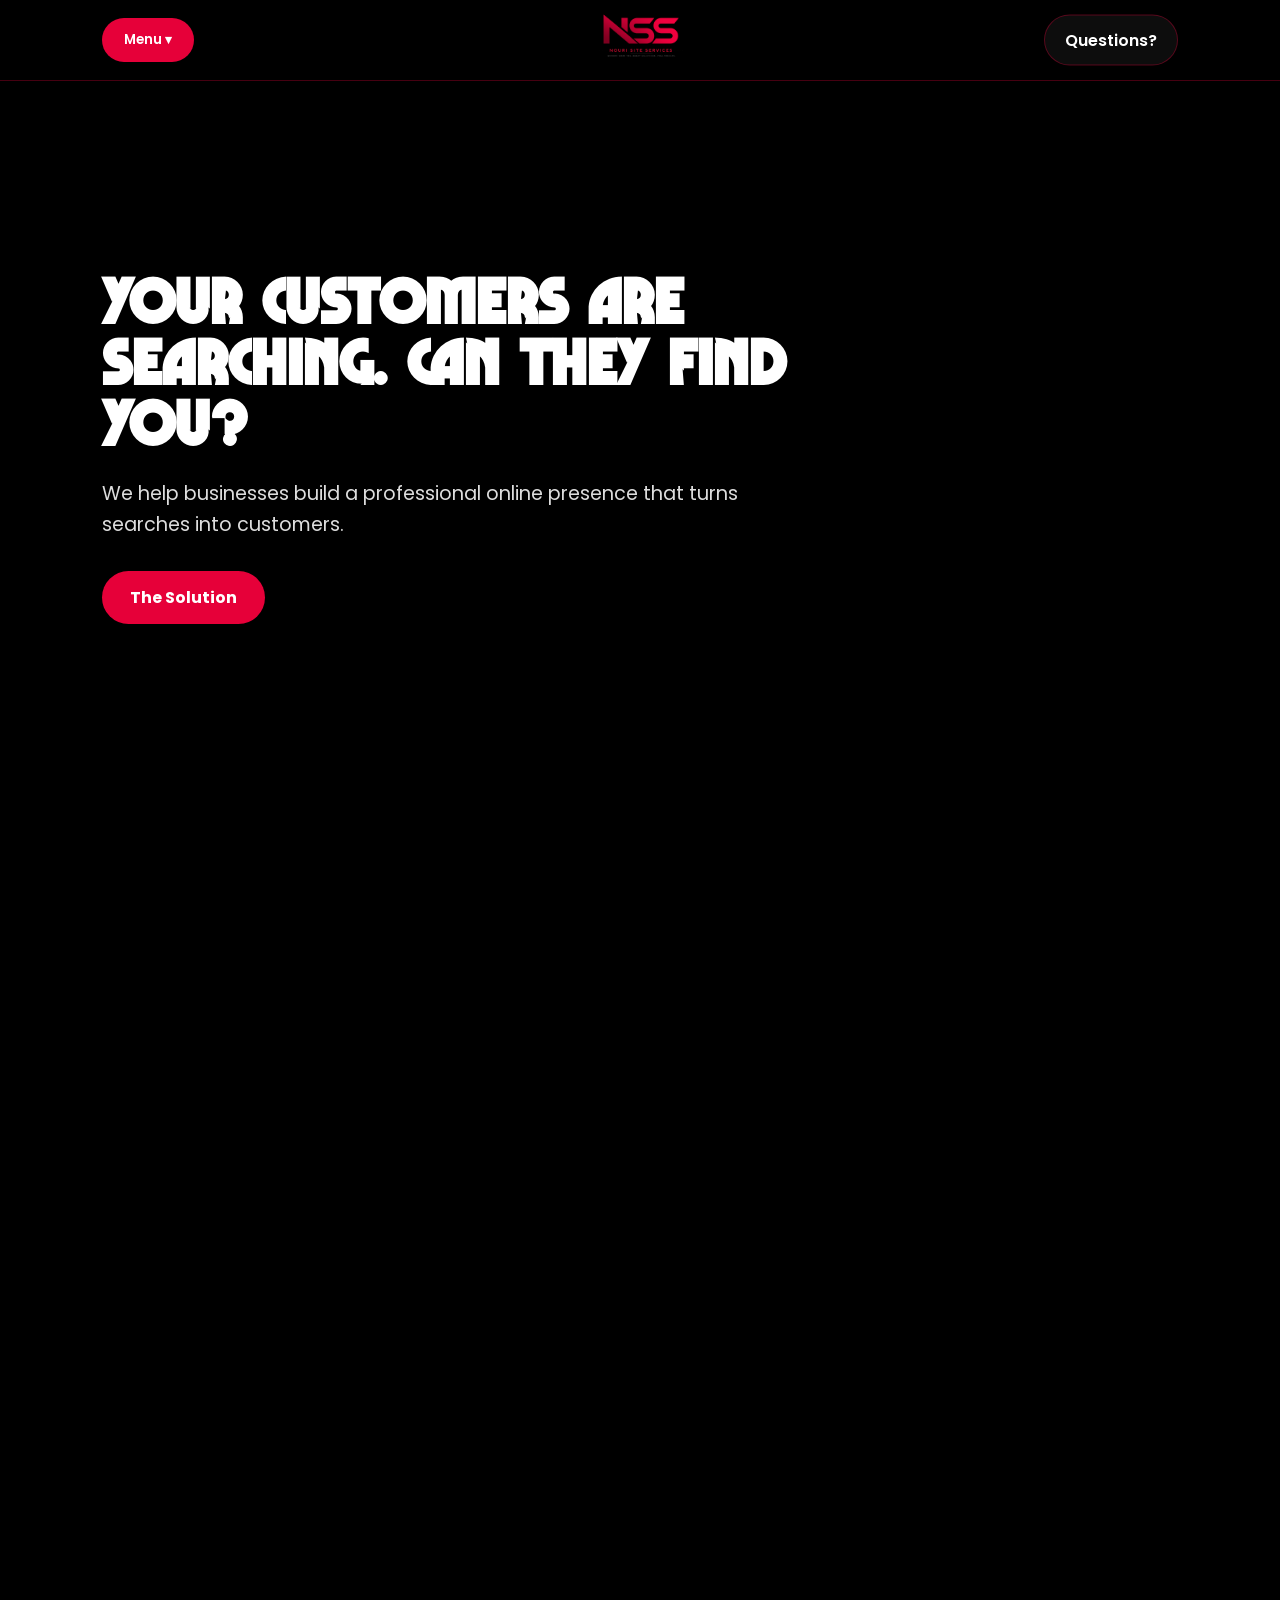
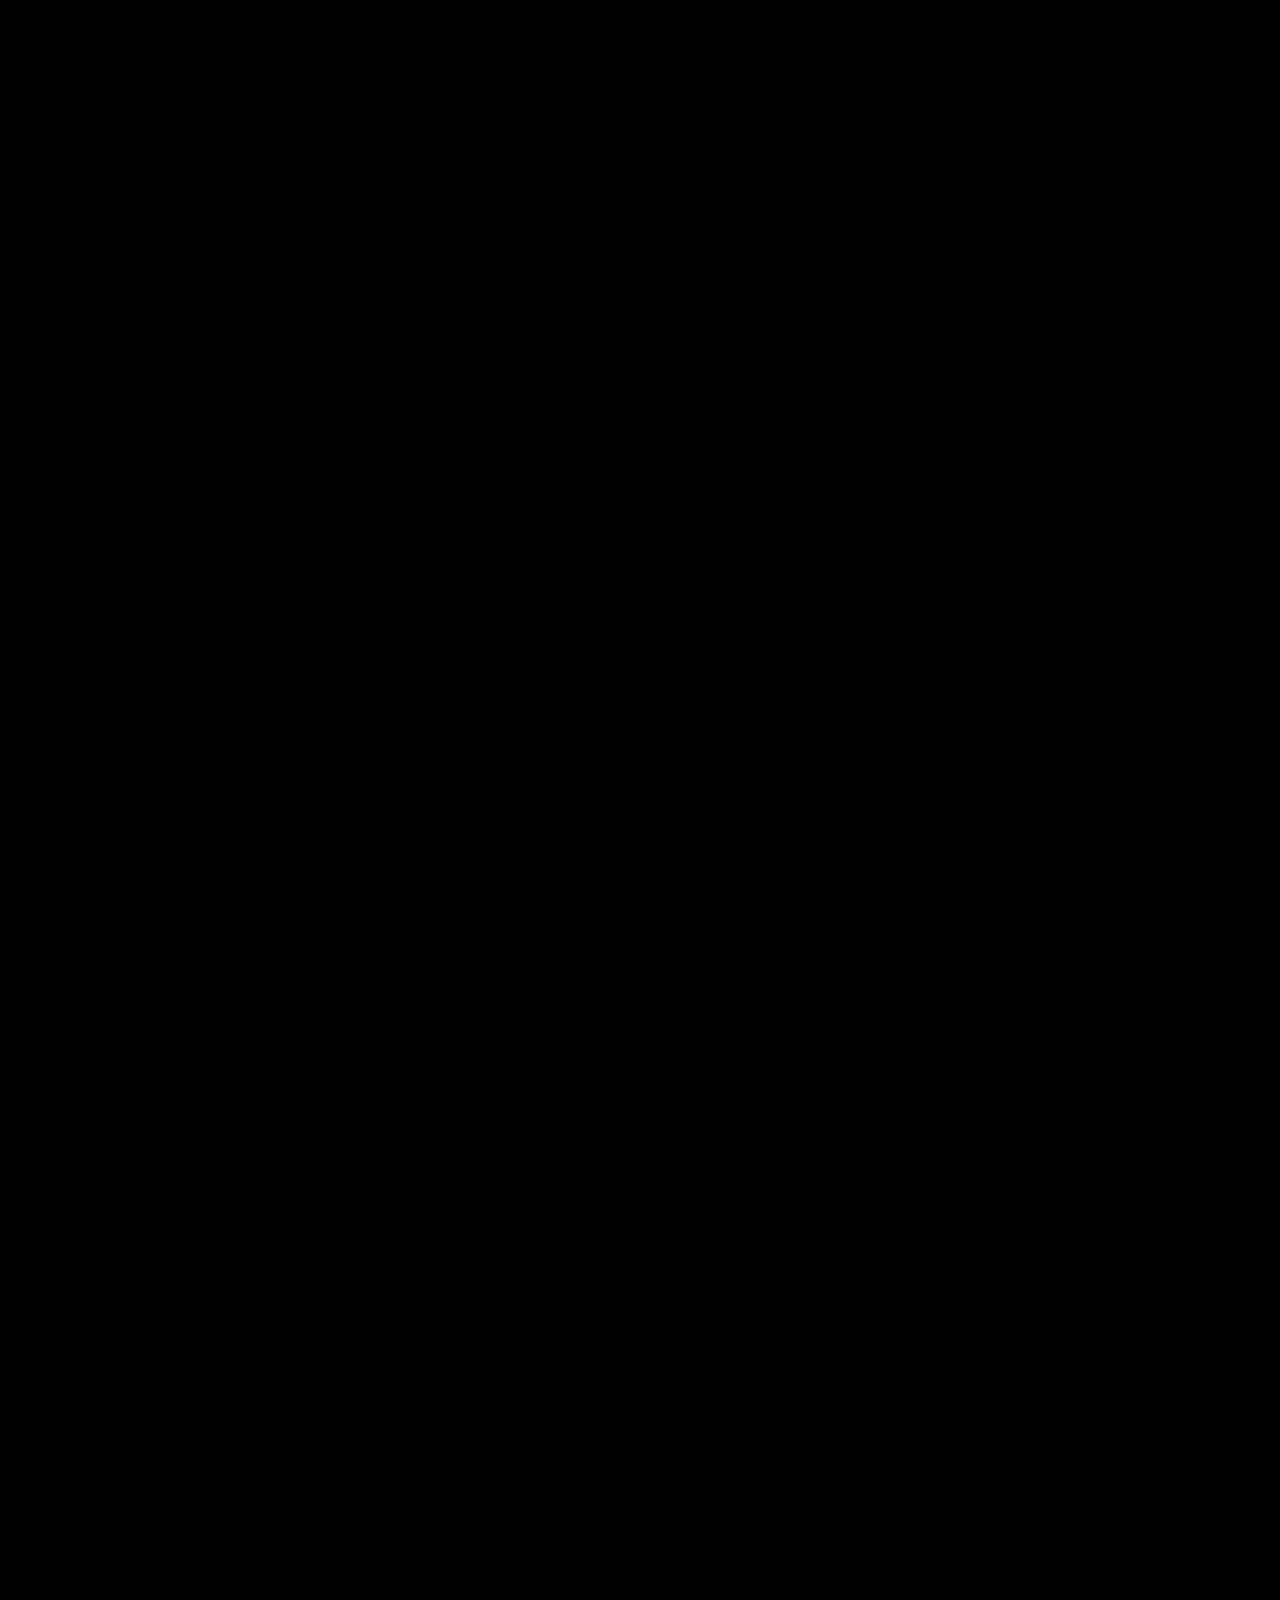
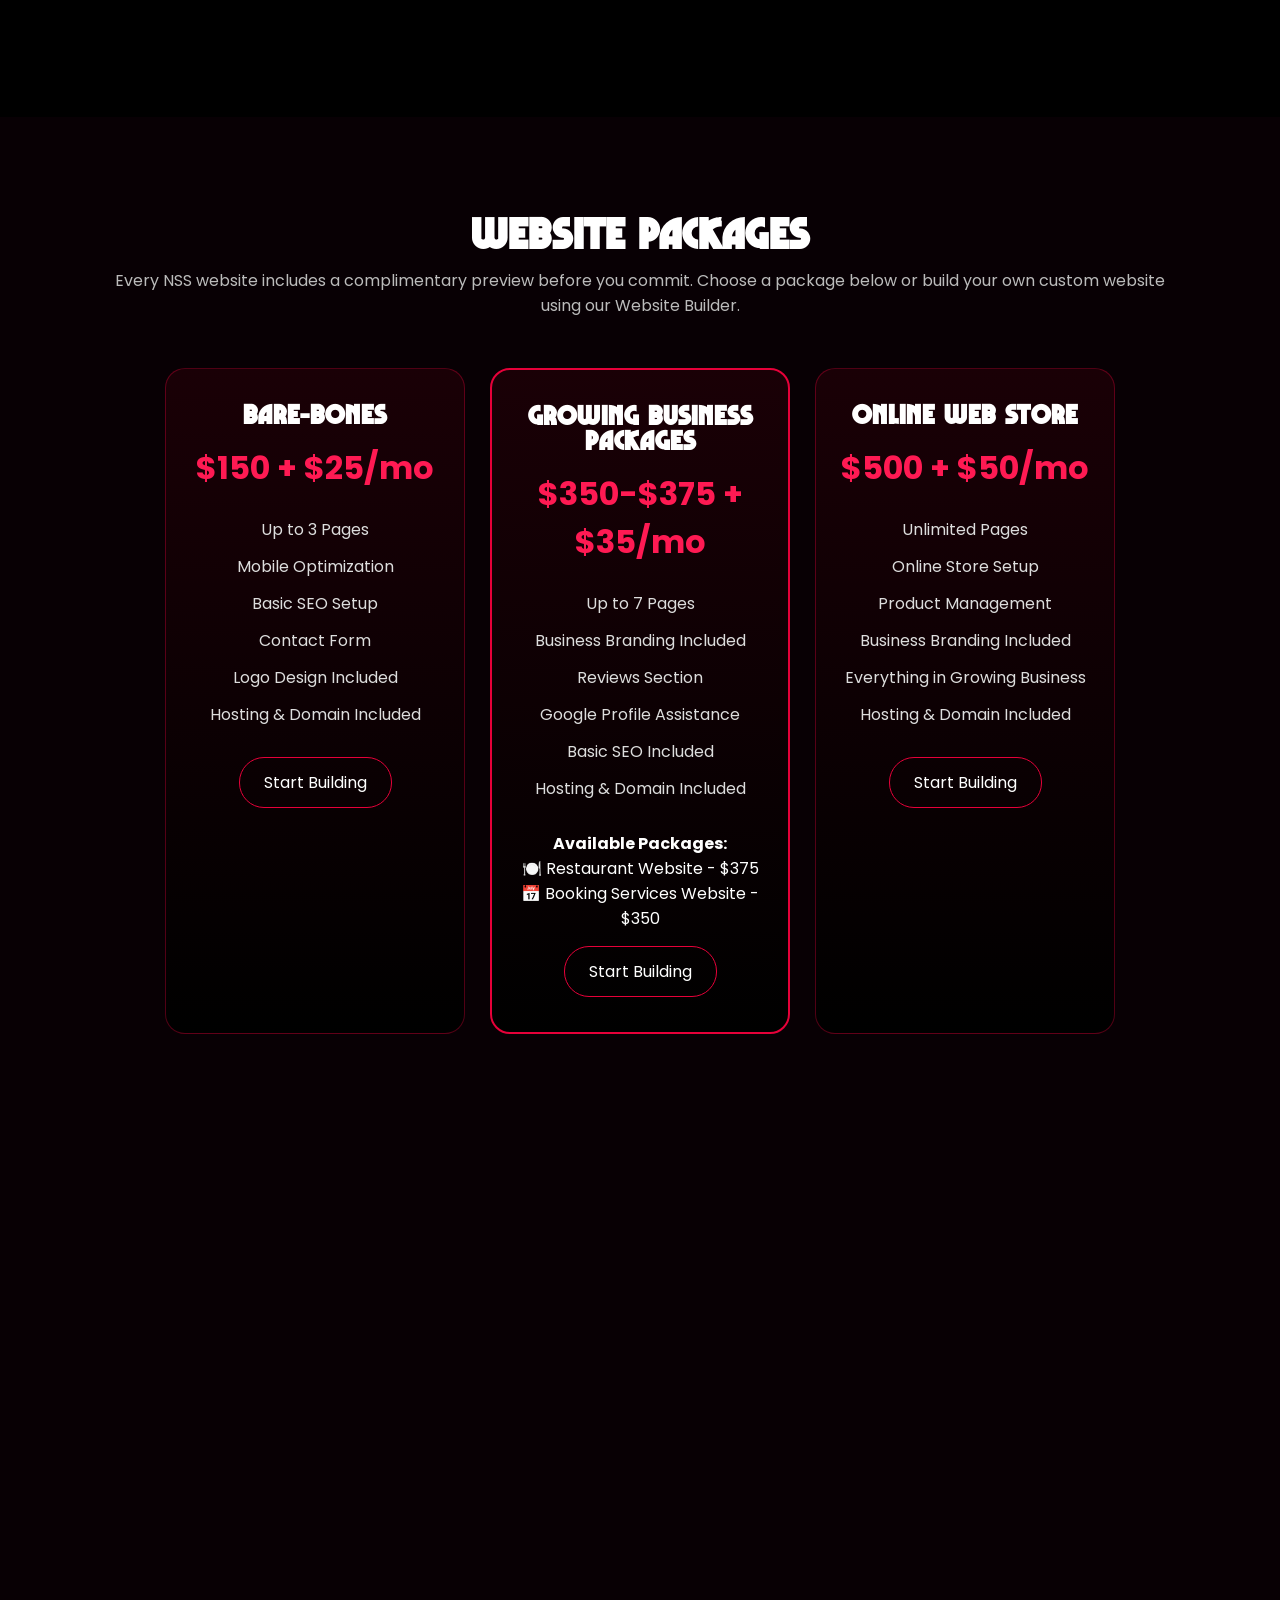
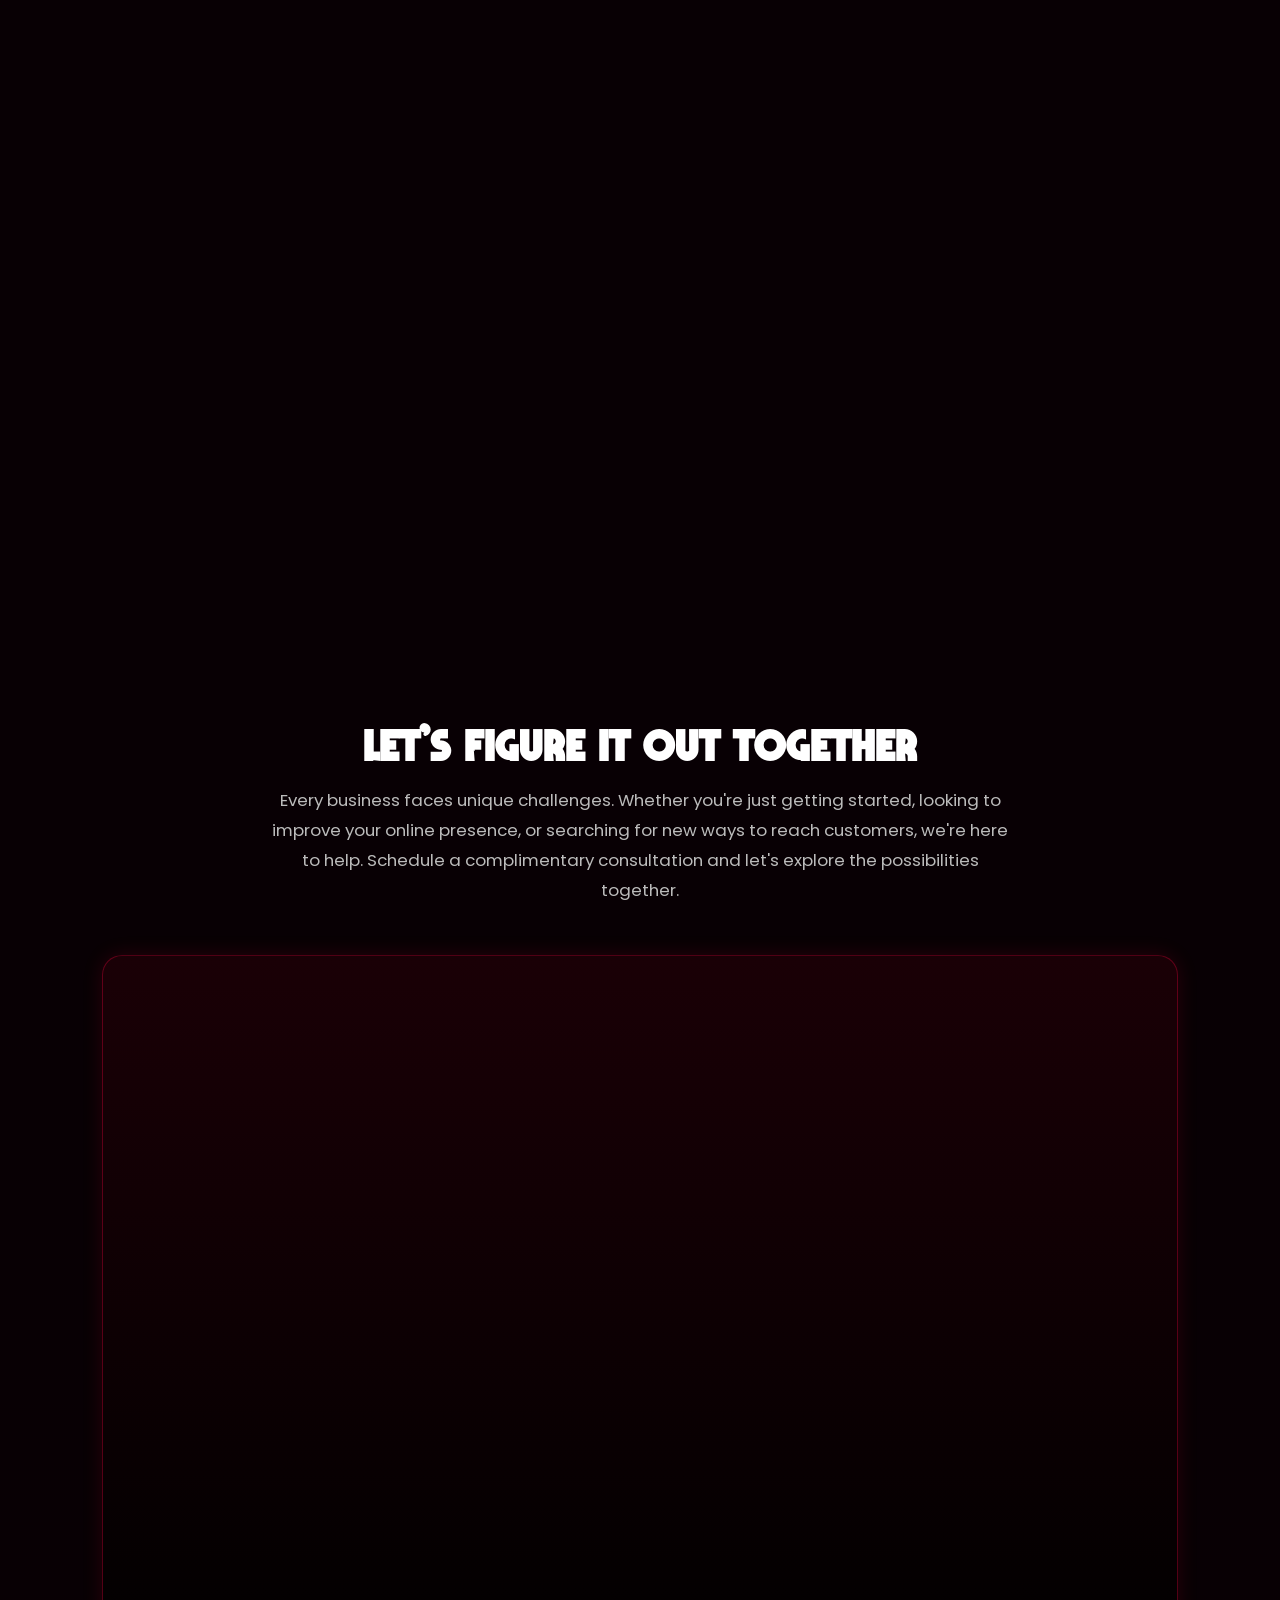
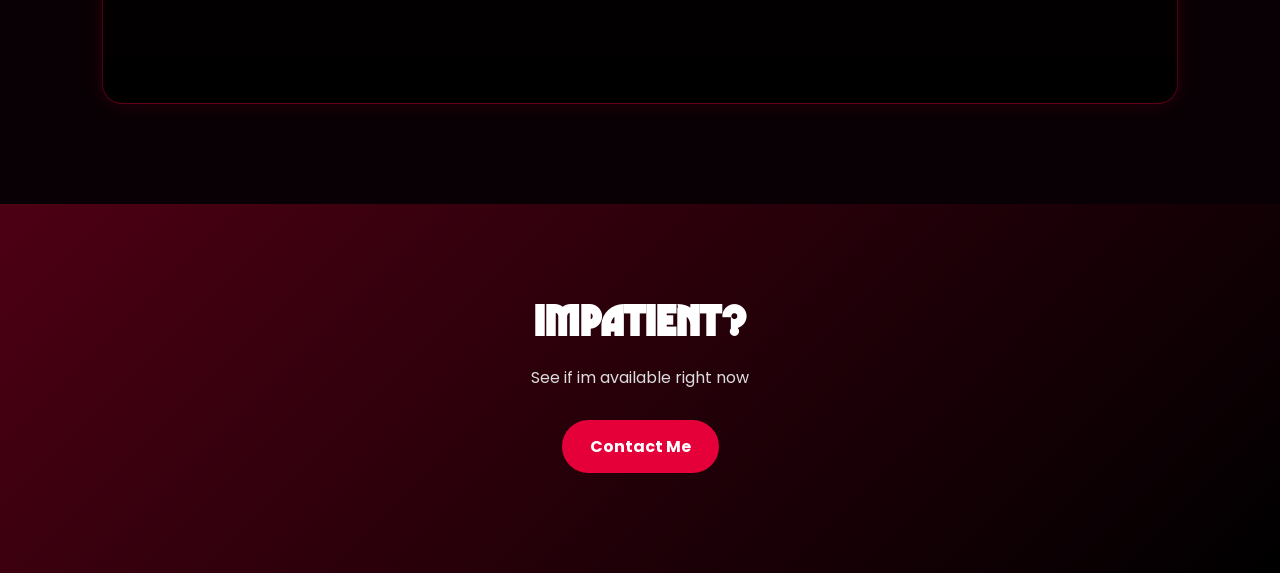
<file: index.html>
<!DOCTYPE html>
<html lang="en">
<head>
  <meta charset="UTF-8" />
  <meta name="viewport" content="width=device-width, initial-scale=1.0" />

  <title>Affordable Web Design Services for Small Businesses | Nouri Site Services</title>
  <meta
    name="description"
    content="Affordable web design services for small businesses. Nouri Site Services builds professional, mobile-friendly websites that help businesses get found online and turn visitors into customers."
  />
  <meta
    name="keywords"
    content="web design services, affordable web design, small business web design, website services, custom website design, mobile-friendly websites, website design packages"
  />

  <link rel="canonical" href="https://bargain-depot.github.io/NSS/" />

  <meta property="og:title" content="Affordable Web Design Services for Small Businesses | Nouri Site Services" />
  <meta
    property="og:description"
    content="Professional, mobile-friendly web design services for small businesses."
  />
  <meta property="og:type" content="website" />
  <meta property="og:url" content="https://bargain-depot.github.io/NSS/" />

  <meta name="twitter:card" content="summary_large_image" />
  <meta name="twitter:title" content="Affordable Web Design Services for Small Businesses | Nouri Site Services" />
  <meta
    name="twitter:description"
    content="Professional, mobile-friendly web design services for small businesses."
  />

  <link rel="stylesheet" href="style.css" />
  <link rel="preconnect" href="https://fonts.googleapis.com" />
  <link rel="preconnect" href="https://fonts.gstatic.com" crossorigin />
  <link
    href="https://fonts.googleapis.com/css2?family=Poppins:wght@300;400;500;600;700&display=swap"
    rel="stylesheet"
  />
</head>
<body>

  <!-- INTRO ANIMATION -->
  <div id="intro">
    <img src="INTRO.png" alt="Nouri Site Services Logo" class="intro-logo">
  </div>

<!-- NAVBAR -->
<header class="navbar">

  <nav class="menu-wrapper">
    <button class="menu-btn" onclick="toggleMenu()">
      Menu ▾
    </button>

    <div class="dropdown-menu">
      <a href="#home">🏠 Home</a>
      <a href="#vision">🎯 Vision</a>
      <a href="#services">🎨 Services</a>
      <a href="builder.html">🔧 Website Builder</a>
      <a href="#plans">💰 Pricing</a>
      <a href="#contact">📞 Contact</a>
    </div>
  </nav>

  <div class="brand">
    <a href="#home">
      <img src="NavbarClear.png" alt="NSS Logo">
    </a>
  </div>

  <a href="faq.html" class="faq-nav-btn">
    Questions?
  </a>

</header>

  <!-- HERO -->
<section class="hero" id="home">

  <video autoplay muted loop playsinline id="hero-video">
    <source src="videohero.MOV" type="video/quicktime">
  </video>

  <div class="hero-overlay"></div>

  <div class="hero-content">
    <h1>Your Customers Are Searching. Can They Find You?</h1>
    <p>
      We help businesses build a professional online presence that turns searches into customers.
    </p>
    <a href="#solution" class="btn">The Solution</a>
  </div>

</section>


<!-- VISION SECTION -->
  <section id="vision" class="vision-section reveal">
    <div class="container">
        <h2>Our Vision</h2>

        <p>
            You built your business to serve customers, not to worry about websites,
            search rankings, social media, or online marketing.
        </p>

        <p>
            At Nouri Site Services, we believe growing your business shouldn't mean
            spending countless hours trying to understand technology. Our goal is to
            simplify the digital side of business so you can focus on your craft while
            we help you build a strong online presence.
        </p>

        <p>
            Whether you need a website, online marketing support, business listings,
            or complete digital management, we can handle as little or as much as
            you'd like. Think of us as your digital partner—working behind the scenes
            to help your business get found, earn trust, and continue growing.
        </p>

        <p>
            Your business deserves to be seen. We're here to help make that happen.
        </p>
    </div>
</section>

<!-- OUR PROCESS -->
<section id="process" class="process-section reveal">
    <div class="container">

        <p class="no-pressure">
            No pressure. No obligations. Just an opportunity to see what's possible
            for your business.
        </p>

        <h2>Our Process</h2>

        <p class="process-intro">
            Every successful project begins with understanding your business.
            Our process is simple, collaborative, and designed to bring your vision
            to life while keeping you involved every step of the way.
        </p>

        <div class="process-grid">

            <div class="process-card">
                <span>01</span>
                <h3>Discovery & Consultation</h3>
                <p>
                    We take the time to understand your business, goals, services,
                    and target audience. Every successful project begins with listening.
                </p>
            </div>

            <div class="process-card">
                <span>02</span>
                <h3>Complimentary Preview</h3>
                <p>
                    Before any commitment, we'll create a complimentary preview
                    tailored to your business, allowing you to visualize your future
                    online presence and explore possibilities without obligation.
                </p>
            </div>

            <div class="process-card">
                <span>03</span>
                <h3>Collaboration & Refinement</h3>
                <p>
                    Your feedback guides the project. We'll work closely with you to
                    adjust designs, content, and functionality until everything aligns
                    with your vision.
                </p>
            </div>

            <div class="process-card">
                <span>04</span>
                <h3>Launch & Ongoing Support</h3>
                <p>
                    Once everything is finalized, we'll launch your project and remain
                    available to help maintain, improve, and grow your digital presence.
                </p>
            </div>

        </div>
    </div>
</section>


    <!-- Services -->

<section class="services reveal" id="services">
  <div class="section-container">

    <h2>Everything We Offer</h2>

    <p class="section-text">
      Every NSS partnership includes complimentary benefits designed to help your
      business grow from day one.
    </p>

    <div class="services-split-card reveal">

      <div class="services-side">
        <h3>🎁 Included At No Additional Cost</h3>
        <ul>
          <li>✓ Complimentary Website Preview</li>
          <li>✓ Logo Design</li>
          <li>✓ Logo Refresh & Redesign</li>
          <li>✓ Business Consultation</li>
          <li>✓ QR Code Creation</li>
          <li>✓ Competitor Analysis</li>
          <li>✓ Mobile Optimization</li>
          <li>✓ 30 Days of Support</li>
        </ul>
      </div>

      <div class="services-side">
        <h3>🚀 Growth Solutions</h3>
        <ul>
          <li>✓ Website Design</li>
          <li>✓ Website Redesign</li>
          <li>✓ Website Maintenance</li>
          <li>✓ SEO Foundations</li>
          <li>✓ Google Business Profile Optimization</li>
          <li>✓ Digital Presence Management</li>
          <li>✓ Marketing Materials & Flyers</li>
          <li>✓ Custom Quote & Booking Systems</li>
        </ul>
      </div>

    </div>
  </div>
</section>



  <!-- PLANS -->
<section class="plans" id="plans">
  <h2>Website Packages</h2>

  <p class="section-text">
    Every NSS website includes a complimentary preview before you commit.
    Choose a package below or build your own custom website using our Website Builder.
  </p>

  <div class="plan-container">

    <!-- Bare-Bones -->

    <div class="plan-card">
      <h3>Bare-Bones</h3>
      <p class="price">$150 + $25/mo</p>

      <ul>
        <li>Up to 3 Pages</li>
        <li>Mobile Optimization</li>
        <li>Basic SEO Setup</li>
        <li>Contact Form</li>
        <li>Logo Design Included</li>
        <li>Hosting & Domain Included</li>
      </ul>

      <a href="builder.html" class="plan-btn">
        Start Building
      </a>
    </div>

    <!-- Growing Business -->

    <div class="plan-card featured">
      <h3>Growing Business Packages</h3>
      <p class="price">$350-$375 + $35/mo</p>

      <ul>
        <li>Up to 7 Pages</li>
        <li>Business Branding Included</li>
        <li>Reviews Section</li>
        <li>Google Profile Assistance</li>
        <li>Basic SEO Included</li>
        <li>Hosting & Domain Included</li>
      </ul>

      <div style="margin:15px 0;">
        <strong>Available Packages:</strong><br>
        🍽️ Restaurant Website - $375<br>
        📅 Booking Services Website - $350
      </div>

      <a href="builder.html" class="plan-btn">
        Start Building
      </a>
    </div>

    <!-- Web Store -->

    <div class="plan-card">
      <h3>Online Web Store</h3>
      <p class="price">$500 + $50/mo</p>

      <ul>
        <li>Unlimited Pages</li>
        <li>Online Store Setup</li>
        <li>Product Management</li>
        <li>Business Branding Included</li>
        <li>Everything in Growing Business</li>
        <li>Hosting & Domain Included</li>
      </ul>

      <a href="builder.html" class="plan-btn">
        Start Building
      </a>
    </div>

  </div>

<!-- Website Builder CTA -->

<div class="builder-card reveal-card">
  <div class="builder-card-content">
    <span class="mini-label">Interactive Tool</span>
    <h3>Build Your Website</h3>

    <p>
      Customize templates, choose your features, estimate pricing,
      and design the perfect website for your business.
    </p>

    <a href="builder.html" class="plan-btn">
      Open Website Builder →
    </a>
  </div>
</div>

<!-- Additional Services -->

<div class="addons-card reveal-card">
  <span class="mini-label">Add-On Options</span>
  <h3>Additional Services</h3>

  <div class="addons-grid">
    <div>Additional Pages <strong>$50/page</strong></div>
    <div>Booking System <strong>$60</strong></div>
    <div>Third-Party Ordering <strong>$45</strong></div>
    <div>Custom Ordering System <strong>$300</strong></div>
    <div>Business Branding <strong>$100</strong></div>
    <div>Advanced SEO Package <strong>$300</strong></div>
    <div>Custom Animations <strong>$25 / 5 sec</strong></div>
  </div>

  <p class="custom-note">
    Need something unique? Every NSS website can be fully customized.
    If you don't see a feature listed, just ask.
  </p>
</div>

</section>

  <section id="solution" class="solution-section">
    <div class="container">

        <h2>Let's Figure It Out Together</h2>

        <p class="solution-text">
          Every business faces unique challenges. Whether you're just getting started, 
          looking to improve your online presence, or searching for new ways to reach 
          customers, we're here to help. Schedule a complimentary consultation and let's
          explore the possibilities together.
        </p>

<div class="calendly-container">
  <iframe
    src="https://calendly.com/bouch-anwar19/30min"
    width="100%"
    height="700"
    frameborder="0"
    loading="lazy">
  </iframe>
</div>

    </div>
</section>

  <!-- CONTACT -->
  <section class="contact" id="contact">
    <h2>Impatient?</h2>
    <p>See if im available right now</p>
    <a href="mailto:your-email@example.com" class="btn">Contact Me</a>
  </section>

  <script>
    window.addEventListener("load", () => {
      setTimeout(() => {
        document.getElementById("intro").classList.add("hide-intro");
      }, 2200);
    });
  </script>

  <script>
function toggleMenu() {
  document.querySelector(".dropdown-menu").classList.toggle("show");
}
</script>

  <script>
const revealElements = document.querySelectorAll('.reveal');

function revealOnScroll() {
  revealElements.forEach((element) => {
    const rect = element.getBoundingClientRect();
    const windowHeight = window.innerHeight;

    if (
      rect.top < windowHeight * 0.8 &&
      rect.bottom > windowHeight * 0.2
    ) {
      element.classList.add('active');
      element.classList.remove('fade-out');
    } else {
      element.classList.remove('active');
      element.classList.add('fade-out');
    }
  });
}

window.addEventListener('scroll', revealOnScroll);
window.addEventListener('load', revealOnScroll);
</script>

  <script>
  window.addEventListener("load", () => {
    setTimeout(() => {
      window.scrollTo(0, 0);
    }, 100);
  });
</script>

<script>
  const animatedCards = document.querySelectorAll(".reveal-card");

  function revealSpecialCards() {
    animatedCards.forEach(card => {
      const cardTop = card.getBoundingClientRect().top;
      const cardBottom = card.getBoundingClientRect().bottom;
      const windowHeight = window.innerHeight;

      if (cardTop < windowHeight - 120 && cardBottom > 120) {
        card.classList.add("active");
      } else {
        card.classList.remove("active");
      }
    });
  }

  window.addEventListener("scroll", revealSpecialCards);
  window.addEventListener("load", revealSpecialCards);
</script>
  
</body>
</html>
</file>
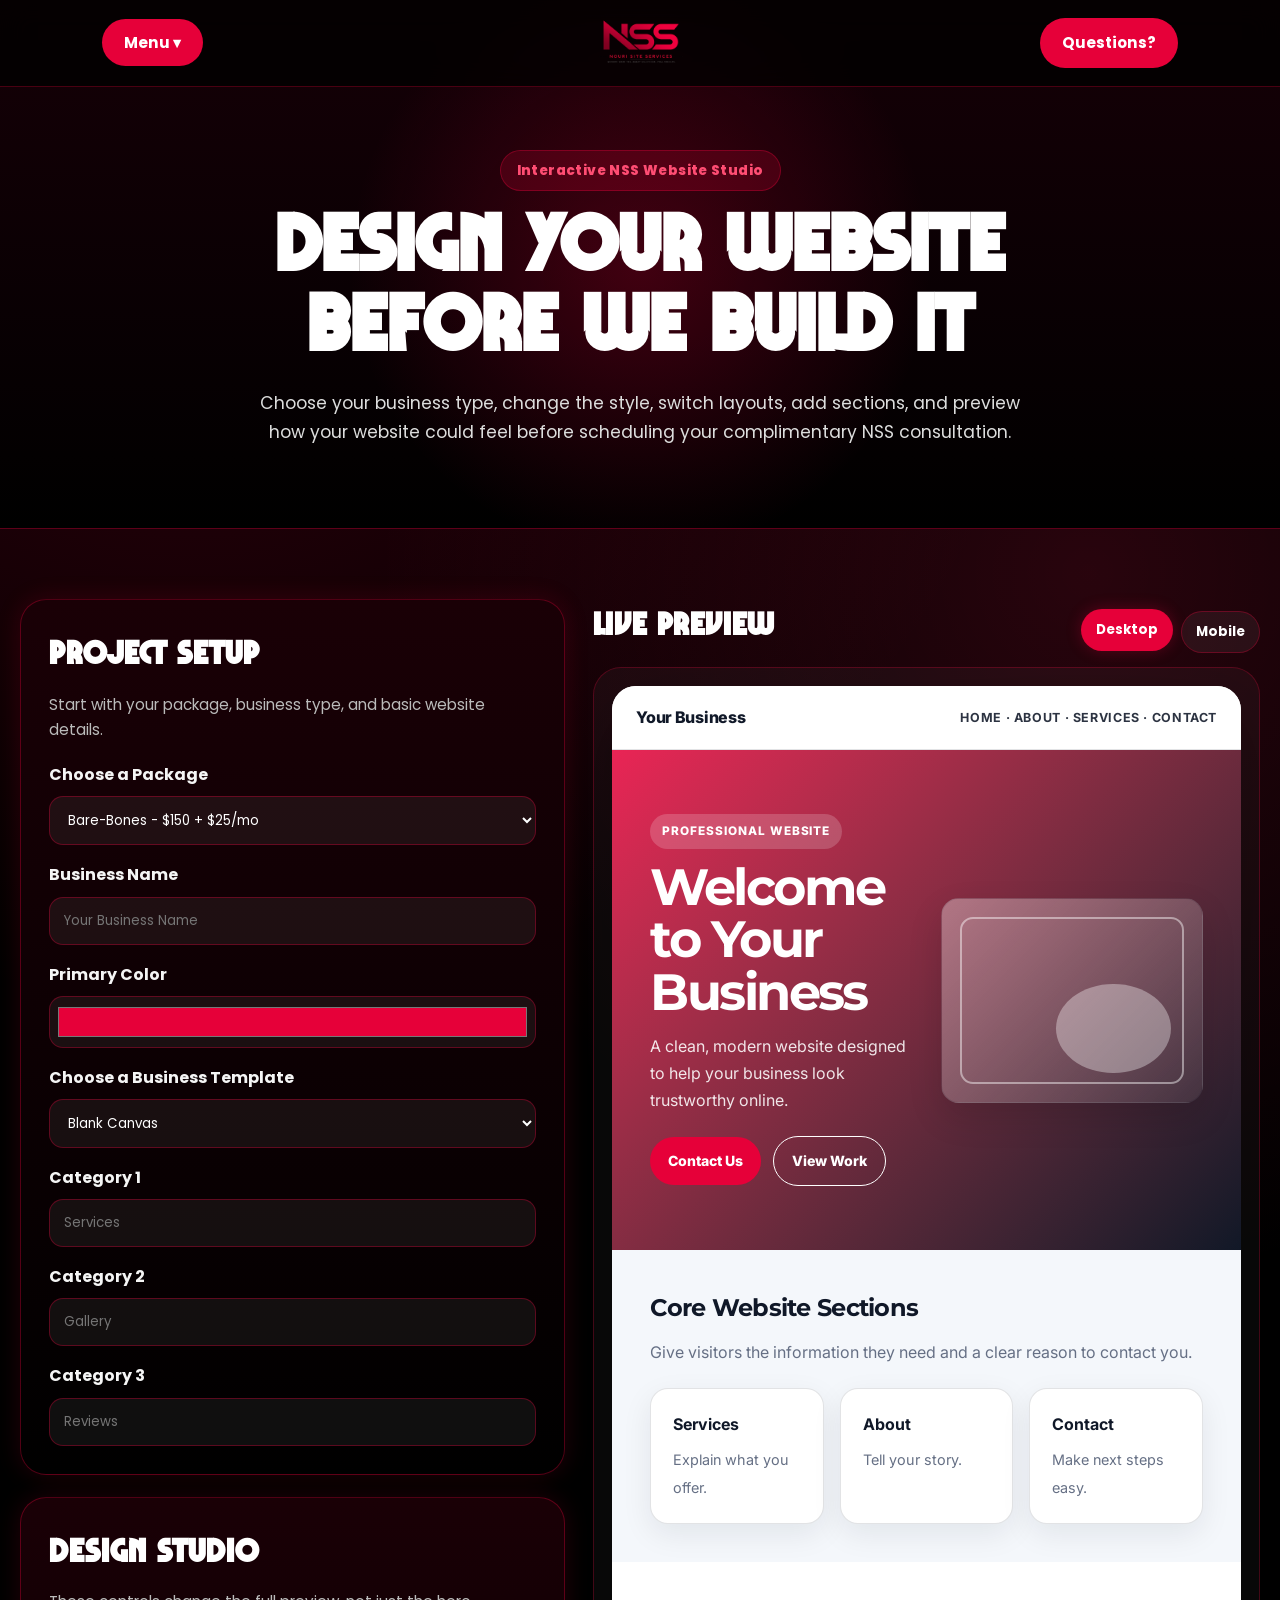
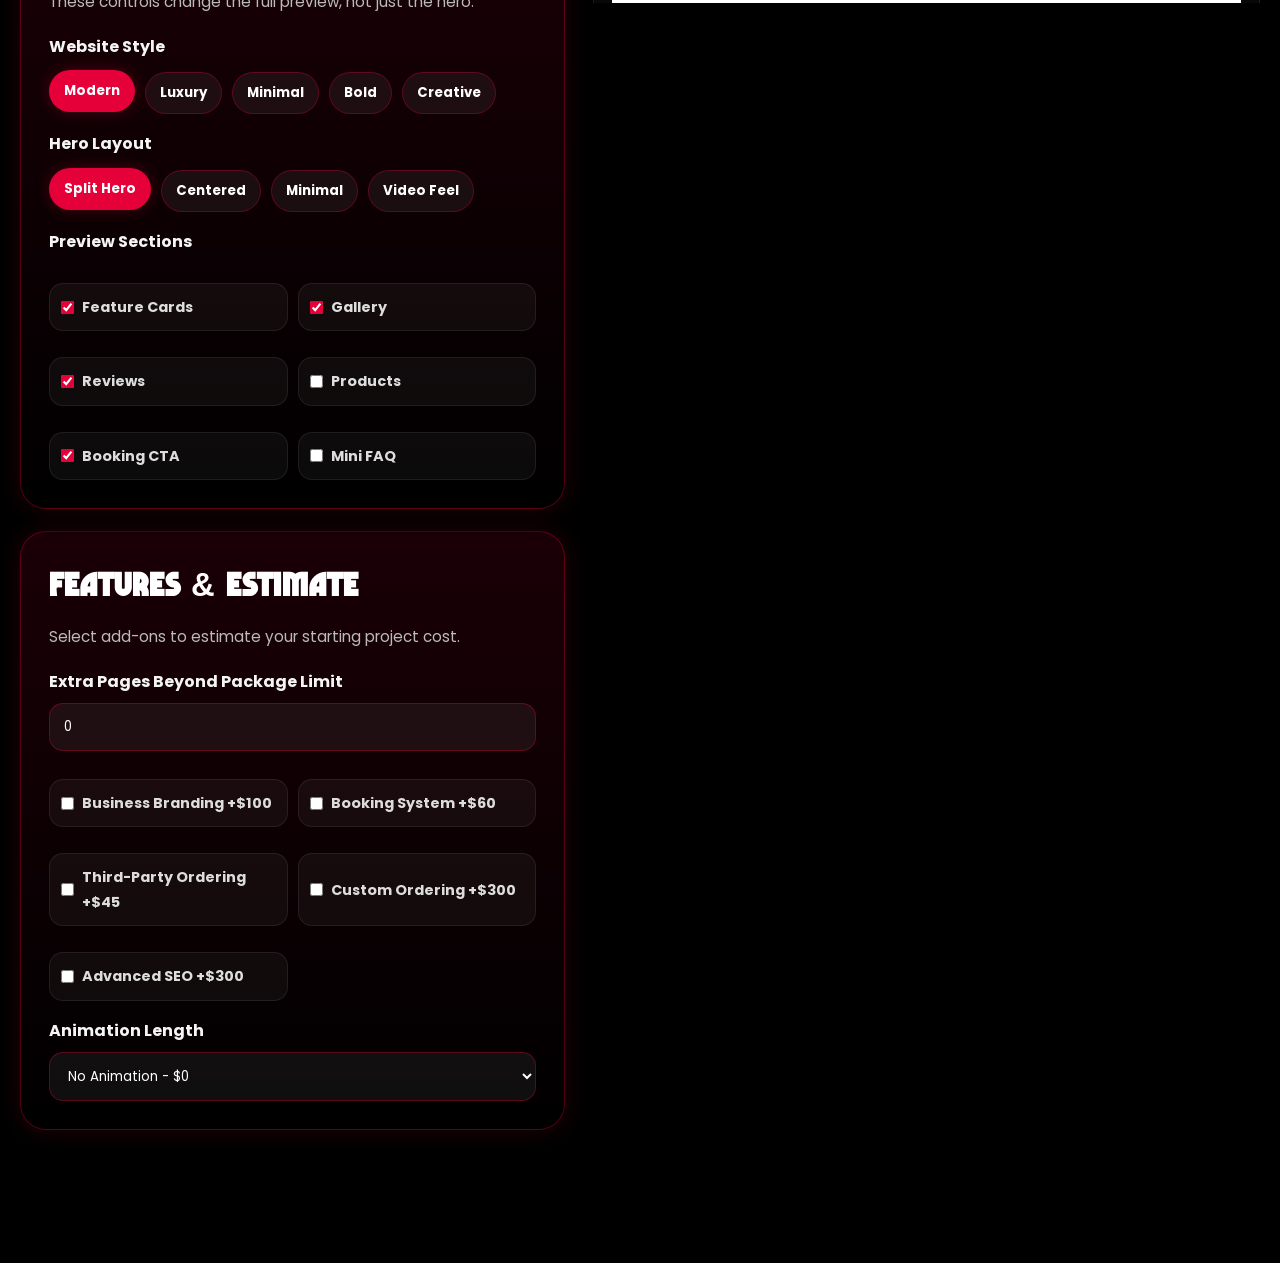
<file: builder.html>
<!DOCTYPE html>
<html lang="en">
<head>
  <meta charset="UTF-8" />
  <meta name="viewport" content="width=device-width, initial-scale=1.0" />
  <title>Website Builder | NSS</title>

  <meta
    name="description"
    content="Use the NSS interactive website builder to compare packages, customize layouts, preview styles, choose features, and estimate your small business website cost."
  />
  <link rel="canonical" href="https://bargain-depot.github.io/NSS/builder.html" />

  <meta property="og:title" content="Website Builder | NSS" />
  <meta
    property="og:description"
    content="Customize your website package, preview different layouts, compare features, and get an instant website estimate."
  />
  <meta property="og:type" content="website" />
  <meta property="og:url" content="https://bargain-depot.github.io/NSS/builder.html" />

  <meta name="twitter:card" content="summary_large_image" />
  <meta name="twitter:title" content="Website Builder | NSS" />
  <meta
    name="twitter:description"
    content="Customize your website package, preview different layouts, compare features, and get an instant website estimate."
  />

  <link rel="preconnect" href="https://fonts.googleapis.com" />
  <link rel="preconnect" href="https://fonts.gstatic.com" crossorigin />
  <link href="https://fonts.googleapis.com/css2?family=Inter:wght@300;400;600;700;800&family=Lora:wght@400;600;700&family=Montserrat:wght@400;600;700;800&family=Playfair+Display:wght@600;700&family=Poppins:wght@300;400;500;600;700;800&display=swap" rel="stylesheet" />

  <script type="application/ld+json">
  {
    "@context": "https://schema.org",
    "@type": "WebPage",
    "name": "Website Builder",
    "description": "An interactive website builder that lets users compare packages, customize features, preview a website, and get an instant price estimate.",
    "url": "https://bargain-depot.github.io/NSS/builder.html"
  }
  </script>

  <style>
    @font-face {
      font-family: 'Senilita';
      src: url('Senilita.otf') format('truetype');
      font-weight: normal;
      font-style: normal;
    }

    * { margin: 0; padding: 0; box-sizing: border-box; }
    html { scroll-behavior: smooth; }

    body {
      font-family: Poppins, sans-serif;
      background:
        radial-gradient(circle at 15% 5%, rgba(230, 0, 57, 0.22), transparent 30%),
        radial-gradient(circle at 85% 20%, rgba(255, 26, 83, 0.16), transparent 28%),
        #000;
      color: white;
      line-height: 1.7;
    }

    a { color: inherit; }

    .navbar {
      position: fixed;
      top: 0;
      left: 0;
      width: 100%;
      padding: 18px 8%;
      background: rgba(0, 0, 0, 0.76);
      backdrop-filter: blur(14px);
      display: flex;
      justify-content: space-between;
      align-items: center;
      z-index: 1000;
      border-bottom: 1px solid rgba(230, 0, 57, 0.3);
    }

    .menu-wrapper { position: relative; }

    .menu-btn,
    .nav-link-btn {
      background: #e60039;
      color: white;
      border: none;
      padding: 12px 22px;
      border-radius: 999px;
      font-weight: 700;
      cursor: pointer;
      font-family: Poppins, sans-serif;
      text-decoration: none;
      transition: 0.3s ease;
      display: inline-block;
      font-size: 0.95rem;
    }

    .menu-btn:hover,
    .nav-link-btn:hover {
      background: #ff1a53;
      transform: translateY(-2px);
      box-shadow: 0 0 18px rgba(230, 0, 57, 0.35);
    }

    .dropdown-menu {
      position: absolute;
      top: 66px;
      left: 0;
      width: 230px;
      background: rgba(15, 0, 5, 0.96);
      backdrop-filter: blur(20px);
      border: 1px solid rgba(230, 0, 57, 0.35);
      border-radius: 20px;
      padding: 12px;
      box-shadow: 0 10px 30px rgba(0,0,0,0.5), 0 0 20px rgba(230,0,57,0.15);
      opacity: 0;
      visibility: hidden;
      transform: translateY(-10px);
      transition: all 0.3s ease;
    }

    .dropdown-menu.show { opacity: 1; visibility: visible; transform: translateY(0); }
    .dropdown-menu a { display: block; padding: 13px 15px; border-radius: 12px; color: white; text-decoration: none; transition: 0.25s ease; font-size: 0.95rem; }
    .dropdown-menu a:hover { background: rgba(230, 0, 57, 0.15); color: #ff4d73; padding-left: 21px; }

    .brand { position: absolute; left: 50%; transform: translateX(-50%); }
    .brand img { width: 100px; display: block; }

    .builder-hero {
      min-height: 520px;
      padding: 150px 8% 80px;
      display: flex;
      align-items: center;
      justify-content: center;
      text-align: center;
      background:
        radial-gradient(circle at center, rgba(230, 0, 57, 0.25), transparent 42%),
        linear-gradient(180deg, #160007, #000000);
      border-bottom: 1px solid rgba(230, 0, 57, 0.35);
    }

    .hero-inner { max-width: 900px; }
    .mini-label { display: inline-block; margin-bottom: 18px; padding: 8px 16px; border-radius: 999px; background: rgba(230, 0, 57, 0.18); border: 1px solid rgba(230, 0, 57, 0.35); color: #ff4d73; font-size: 0.85rem; font-weight: 800; letter-spacing: 0.4px; }
    .builder-hero h1 { font-family: 'Senilita', sans-serif; font-size: clamp(2.6rem, 7vw, 5rem); letter-spacing: 1px; line-height: 1; margin-bottom: 20px; }
    .builder-hero p { max-width: 760px; margin: auto; color: #ddd; font-size: 1.08rem; }

    .container { max-width: 1280px; margin: auto; padding: 70px 20px 95px; }
    .builder-grid { display: grid; grid-template-columns: minmax(330px, 0.9fr) minmax(460px, 1.1fr); gap: 28px; align-items: start; }

    .panel,
    .price-box,
    .note {
      background: linear-gradient(180deg, #1a0006, #000000);
      border: 1px solid rgba(230, 0, 57, 0.35);
      border-radius: 26px;
      padding: 28px;
      box-shadow: 0 0 25px rgba(230, 0, 57, 0.15);
    }

    .panel { margin-bottom: 22px; }
    .panel h2,
    .price-box h2 { font-family: 'Senilita', sans-serif; letter-spacing: 1px; font-size: 2.05rem; margin-bottom: 8px; }
    .panel-subtext { color: #bbb; margin-bottom: 18px; font-size: 0.95rem; }

    label { font-weight: 700; display: block; margin-top: 16px; color: #f5f5f5; }
    select,
    input[type="text"],
    input[type="number"] { width: 100%; padding: 13px 14px; margin-top: 8px; border-radius: 14px; border: 1px solid rgba(230, 0, 57, 0.35); background: rgba(255, 255, 255, 0.06); color: white; font-family: Poppins, sans-serif; outline: none; }
    select:focus,
    input:focus { border-color: #ff4d73; box-shadow: 0 0 12px rgba(230, 0, 57, 0.35); }
    select option { color: #111; }
    input[type="color"] { width: 100%; height: 52px; padding: 6px; margin-top: 8px; border-radius: 14px; border: 1px solid rgba(230, 0, 57, 0.35); background: rgba(255, 255, 255, 0.06); }

    .control-row { display: flex; flex-wrap: wrap; gap: 10px; margin-top: 12px; }
    .studio-choice { border: 1px solid rgba(230, 0, 57, 0.32); background: rgba(255, 255, 255, 0.055); color: white; border-radius: 999px; padding: 10px 14px; cursor: pointer; font-family: Poppins, sans-serif; font-weight: 700; transition: 0.25s ease; }
    .studio-choice:hover,
    .studio-choice.active { background: #e60039; transform: translateY(-2px); box-shadow: 0 0 15px rgba(230,0,57,0.28); }

    .checkbox-grid { display: grid; grid-template-columns: 1fr 1fr; gap: 10px; margin-top: 12px; }
    .checkbox-row { color: #ddd; display: flex; align-items: center; gap: 8px; background: rgba(255,255,255,0.045); border: 1px solid rgba(255,255,255,0.08); border-radius: 14px; padding: 11px; font-size: 0.9rem; }
    .checkbox-row input { accent-color: #e60039; }

    .preview-shell { position: sticky; top: 105px; }
    .preview-tools { display: flex; justify-content: space-between; gap: 14px; align-items: center; margin-bottom: 14px; }
    .preview-tools h2 { font-family: 'Senilita', sans-serif; font-size: 2rem; letter-spacing: 1px; }
    .device-toggle { display: flex; gap: 8px; }

    .preview-stage { background: rgba(255,255,255,0.04); border: 1px solid rgba(230, 0, 57, 0.25); border-radius: 28px; padding: 18px; overflow: hidden; }
    .preview-stage.mobile-mode { display: flex; justify-content: center; }
    .preview-stage.mobile-mode .website-preview { width: 375px; max-width: 100%; border-radius: 36px; min-height: 720px; }
    .preview-stage.mobile-mode .site-nav { flex-direction: column; gap: 10px; text-align: center; }
    .preview-stage.mobile-mode .site-links { flex-wrap: wrap; justify-content: center; }
    .preview-stage.mobile-mode .site-hero { grid-template-columns: 1fr; text-align: center; padding: 46px 22px; }
    .preview-stage.mobile-mode .site-card-grid,
    .preview-stage.mobile-mode .product-grid,
    .preview-stage.mobile-mode .gallery-grid { grid-template-columns: 1fr; }

    /* THE PREVIEW: intentionally independent from the NSS design */
    .website-preview {
      --site-primary: #e60039;
      --site-primary-dark: #111111;
      --site-accent: #ffdd99;
      --site-bg: #ffffff;
      --site-bg-soft: #f5f5f5;
      --site-text: #141414;
      --site-muted: #666666;
      --site-card: #ffffff;
      --site-border: rgba(0,0,0,0.1);
      --site-radius: 18px;
      --site-font: 'Inter', sans-serif;
      --site-heading: 'Montserrat', sans-serif;
      --site-shadow: 0 14px 35px rgba(0,0,0,0.12);
      width: 100%;
      min-height: 760px;
      overflow: hidden;
      border-radius: 24px;
      background: var(--site-bg);
      color: var(--site-text);
      font-family: var(--site-font);
      box-shadow: 0 25px 70px rgba(0,0,0,0.35);
      transition: 0.3s ease;
    }

    .site-nav { padding: 18px 24px; display: flex; align-items: center; justify-content: space-between; background: var(--site-nav-bg, var(--site-bg)); color: var(--site-nav-text, var(--site-text)); border-bottom: 1px solid var(--site-border); }
    .site-brand { font-weight: 800; letter-spacing: -0.02em; }
    .site-links { display: flex; gap: 16px; font-size: 0.78rem; font-weight: 700; text-transform: uppercase; letter-spacing: 0.05em; opacity: 0.88; }

    .site-hero { display: grid; grid-template-columns: 1.05fr 0.95fr; gap: 28px; align-items: center; padding: 64px 38px; background: var(--site-hero-bg); color: var(--site-hero-text); min-height: 310px; }
    .site-hero.centered { display: block; text-align: center; }
    .site-hero.split { grid-template-columns: 1fr 1fr; text-align: left; }
    .site-hero.minimal { display: block; background: var(--site-bg); color: var(--site-text); text-align: left; }
    .site-hero.video { display: block; text-align: center; background: linear-gradient(rgba(0,0,0,0.38), rgba(0,0,0,0.38)), var(--site-hero-bg); color: white; }

    .site-kicker { display: inline-block; margin-bottom: 12px; padding: 7px 12px; border-radius: 999px; background: var(--site-kicker-bg, rgba(255,255,255,0.18)); color: var(--site-kicker-text, inherit); font-size: 0.74rem; font-weight: 800; letter-spacing: 0.08em; text-transform: uppercase; }
    .site-hero h1 { font-family: var(--site-heading); font-size: clamp(2rem, 4vw, 3.55rem); line-height: 1.03; letter-spacing: -0.05em; margin-bottom: 14px; }
    .site-hero p { color: var(--site-hero-muted, inherit); opacity: 0.88; max-width: 560px; margin-bottom: 22px; }
    .site-hero.centered p,
    .site-hero.video p { margin-left: auto; margin-right: auto; }
    .site-actions { display: flex; gap: 12px; flex-wrap: wrap; align-items: center; }
    .site-hero.centered .site-actions,
    .site-hero.video .site-actions { justify-content: center; }
    .site-btn { display: inline-block; padding: 12px 18px; border-radius: var(--site-btn-radius, 999px); background: var(--site-primary); color: var(--site-button-text, white); text-decoration: none; font-weight: 800; font-size: 0.88rem; box-shadow: var(--site-btn-shadow, none); }
    .site-btn.secondary { background: var(--site-secondary-btn, transparent); color: var(--site-secondary-text, inherit); border: 1px solid var(--site-secondary-border, currentColor); box-shadow: none; }

    .visual-card { min-height: 205px; border-radius: var(--site-radius); background: var(--site-visual-bg); box-shadow: var(--site-shadow); position: relative; overflow: hidden; border: 1px solid var(--site-border); }
    .visual-card::before { content: ""; position: absolute; inset: 18px; border-radius: calc(var(--site-radius) - 5px); border: 2px solid var(--site-visual-line, rgba(255,255,255,0.45)); }
    .visual-card::after { content: ""; position: absolute; width: 44%; height: 44%; right: 12%; bottom: 14%; border-radius: 50%; background: var(--site-visual-orb, rgba(255,255,255,0.35)); }
    .site-hero.centered .visual-card,
    .site-hero.minimal .visual-card,
    .site-hero.video .visual-card { display: none; }

    .site-section { padding: 38px; background: var(--site-bg); }
    .site-section.alt { background: var(--site-bg-soft); }
    .site-section h2,
    .site-section h3 { font-family: var(--site-heading); letter-spacing: -0.03em; margin-bottom: 10px; }
    .section-lead { color: var(--site-muted); margin-bottom: 22px; max-width: 620px; }
    .site-card-grid { display: grid; grid-template-columns: repeat(3, 1fr); gap: 16px; }
    .site-card { background: var(--site-card); border: 1px solid var(--site-border); border-radius: var(--site-radius); padding: 22px; box-shadow: var(--site-card-shadow, 0 8px 22px rgba(0,0,0,0.06)); min-height: 115px; }
    .site-card strong { display: block; margin-bottom: 8px; color: var(--site-card-title, var(--site-text)); }
    .site-card span { color: var(--site-muted); font-size: 0.9rem; }

    .gallery-grid { display: grid; grid-template-columns: 1.2fr 0.8fr 1fr; gap: 12px; }
    .gallery-item { min-height: 130px; border-radius: var(--site-radius); background: var(--site-gallery-bg); border: 1px solid var(--site-border); }
    .gallery-item:nth-child(2) { background: var(--site-gallery-bg-2); }
    .gallery-item:nth-child(3) { background: var(--site-gallery-bg-3); }

    .reviews-wrap { display: grid; grid-template-columns: 1fr 1fr; gap: 14px; }
    .review { background: var(--site-card); border: 1px solid var(--site-border); border-radius: var(--site-radius); padding: 18px; color: var(--site-muted); box-shadow: var(--site-card-shadow, none); }
    .review b { color: var(--site-text); display: block; margin-top: 8px; }

    .product-grid { display: grid; grid-template-columns: repeat(3, 1fr); gap: 16px; }
    .product-card { background: var(--site-card); border: 1px solid var(--site-border); border-radius: var(--site-radius); overflow: hidden; box-shadow: var(--site-card-shadow, 0 8px 22px rgba(0,0,0,0.06)); }
    .product-img { height: 105px; background: var(--site-gallery-bg); }
    .product-info { padding: 16px; }
    .product-info strong { display: block; margin-bottom: 6px; }
    .product-info span { color: var(--site-primary); font-weight: 800; }

    .site-cta { padding: 34px 38px; background: var(--site-cta-bg, var(--site-primary)); color: var(--site-cta-text, white); display: flex; justify-content: space-between; gap: 18px; align-items: center; }
    .site-cta h2 { font-family: var(--site-heading); letter-spacing: -0.03em; }

    .website-preview.style-modern { --site-font:'Inter',sans-serif; --site-heading:'Montserrat',sans-serif; --site-bg:#ffffff; --site-bg-soft:#f4f7fb; --site-text:#101828; --site-muted:#667085; --site-card:#ffffff; --site-border:rgba(16,24,40,0.12); --site-radius:18px; --site-nav-bg:#ffffff; --site-nav-text:#101828; --site-hero-bg:linear-gradient(135deg, color-mix(in srgb, var(--site-primary) 86%, white), #111827); --site-hero-text:#ffffff; --site-hero-muted:#ffffff; --site-visual-bg:linear-gradient(135deg, rgba(255,255,255,0.35), rgba(255,255,255,0.08)); --site-gallery-bg:linear-gradient(135deg, var(--site-primary), #dbeafe); --site-gallery-bg-2:linear-gradient(135deg, #111827, var(--site-primary)); --site-gallery-bg-3:linear-gradient(135deg, #eef2ff, var(--site-primary)); --site-card-shadow:0 10px 30px rgba(16,24,40,0.08); }
    .website-preview.style-luxury { --site-font:'Lora',serif; --site-heading:'Playfair Display',serif; --site-bg:#0d0b08; --site-bg-soft:#17130e; --site-text:#fff7e6; --site-muted:#d7c6a1; --site-card:#15110c; --site-border:rgba(218,165,32,0.28); --site-radius:10px; --site-primary:#c89b3c; --site-nav-bg:#090806; --site-nav-text:#fff7e6; --site-hero-bg:radial-gradient(circle at 25% 20%, rgba(200,155,60,0.34), transparent 32%), linear-gradient(135deg, #090806, #1e160b); --site-hero-text:#fff7e6; --site-hero-muted:#d7c6a1; --site-visual-bg:linear-gradient(135deg,#2b2112,#c89b3c); --site-gallery-bg:linear-gradient(135deg,#1e160b,#c89b3c); --site-gallery-bg-2:linear-gradient(135deg,#090806,#403016); --site-gallery-bg-3:linear-gradient(135deg,#c89b3c,#fff0bd); --site-btn-radius:4px; --site-card-shadow:0 14px 35px rgba(0,0,0,0.35); }
    .website-preview.style-minimal { --site-font:'Inter',sans-serif; --site-heading:'Inter',sans-serif; --site-bg:#fbfaf7; --site-bg-soft:#f0eee8; --site-text:#1b1b1b; --site-muted:#6d6a63; --site-card:#fbfaf7; --site-border:rgba(0,0,0,0.12); --site-radius:2px; --site-nav-bg:#fbfaf7; --site-nav-text:#1b1b1b; --site-hero-bg:#fbfaf7; --site-hero-text:#1b1b1b; --site-hero-muted:#6d6a63; --site-kicker-bg:transparent; --site-kicker-text:var(--site-primary); --site-visual-bg:#e9e4da; --site-gallery-bg:#ded8cc; --site-gallery-bg-2:#cfc7b7; --site-gallery-bg-3:#eee9df; --site-btn-radius:2px; --site-card-shadow:none; }
    .website-preview.style-bold { --site-font:'Montserrat',sans-serif; --site-heading:'Montserrat',sans-serif; --site-bg:#fff; --site-bg-soft:#f1f1f1; --site-text:#080808; --site-muted:#4b4b4b; --site-card:#ffffff; --site-border:#080808; --site-radius:0px; --site-nav-bg:#080808; --site-nav-text:#ffffff; --site-hero-bg:linear-gradient(135deg, var(--site-primary) 0 55%, #080808 55% 100%); --site-hero-text:#ffffff; --site-hero-muted:#ffffff; --site-visual-bg:repeating-linear-gradient(45deg, #fff 0 12px, rgba(255,255,255,0.45) 12px 24px); --site-gallery-bg:var(--site-primary); --site-gallery-bg-2:#080808; --site-gallery-bg-3:#ffffff; --site-btn-radius:0px; --site-card-shadow:7px 7px 0 #080808; --site-btn-shadow:5px 5px 0 rgba(0,0,0,0.38); }
    .website-preview.style-creative { --site-font:'Poppins',sans-serif; --site-heading:'Poppins',sans-serif; --site-bg:#fff8fb; --site-bg-soft:#fff0f6; --site-text:#20131b; --site-muted:#765c6b; --site-card:#ffffff; --site-border:rgba(32,19,27,0.08); --site-radius:28px; --site-nav-bg:#fff8fb; --site-nav-text:#20131b; --site-hero-bg:radial-gradient(circle at 15% 25%, #ffe66d, transparent 25%), radial-gradient(circle at 80% 20%, color-mix(in srgb, var(--site-primary) 65%, white), transparent 30%), linear-gradient(135deg, #7b2ff7, var(--site-primary)); --site-hero-text:#ffffff; --site-hero-muted:#ffffff; --site-visual-bg:linear-gradient(135deg,#ffe66d,var(--site-primary),#7b2ff7); --site-gallery-bg:linear-gradient(135deg,#ffe66d,var(--site-primary)); --site-gallery-bg-2:linear-gradient(135deg,#7b2ff7,#00d4ff); --site-gallery-bg-3:linear-gradient(135deg,#00f5a0,#ffe66d); --site-card-shadow:0 18px 35px rgba(123,47,247,0.13); }

    .website-preview.industry-restaurant { --site-primary:#b6422c; --site-accent:#f4c16e; }
    .website-preview.industry-landscaping { --site-primary:#2f7d32; --site-accent:#b7e08a; }
    .website-preview.industry-architecture { --site-primary:#3f4f5f; --site-accent:#d8c7a3; }
    .website-preview.industry-contractor { --site-primary:#d97706; --site-accent:#fde68a; }
    .website-preview.industry-pressure { --site-primary:#0ea5e9; --site-accent:#bae6fd; }
    .website-preview.industry-barber { --site-primary:#b88a44; --site-accent:#e8d1a0; }
    .website-preview.industry-store { --site-primary:#6d28d9; --site-accent:#ddd6fe; }
    .website-preview.industry-detailing { --site-primary:#2563eb; --site-accent:#bfdbfe; }
    .website-preview.industry-gym { --site-primary:#ef4444; --site-accent:#fecaca; }
    .website-preview.industry-coffee { --site-primary:#8b5a2b; --site-accent:#e7c8a0; }

    .price-box { margin-top: 22px; }
    .price-box strong { color: #ff4d73; }
    .note { margin-top: 22px; color: #ddd; border-left: 5px solid #e60039; }
    .note strong { color: white; }
    .btn { display: inline-block; background: #e60039; color: white; padding: 14px 24px; border-radius: 999px; text-decoration: none; margin-top: 22px; font-weight: 800; transition: 0.3s ease; }
    .btn:hover { background: #ff1a53; transform: translateY(-3px); box-shadow: 0 0 18px rgba(230, 0, 57, 0.35); }

    @media (max-width: 980px) {
      .builder-grid { grid-template-columns: 1fr; }
      .preview-shell { position: static; }
    }

    @media (max-width: 768px) {
      .navbar { flex-direction: row; justify-content: center; align-items: center; padding: 14px 5%; height: 82px; }
      .menu-wrapper { position: absolute; left: 5%; top: 50%; transform: translateY(-50%); }
      .menu-btn { padding: 10px 14px; font-size: 0.85rem; }
      .brand { position: absolute; left: 50%; transform: translateX(-50%); }
      .brand img { width: 72px; }
      .nav-link-btn { position: absolute; right: 5%; top: 50%; transform: translateY(-50%); padding: 10px 13px; font-size: 0.78rem; white-space: nowrap; }
      .dropdown-menu { top: 62px; left: 0; right: auto; width: 220px; }
      .builder-hero { min-height: 430px; padding: 125px 6% 55px; }
      .container { padding: 45px 14px 75px; }
      .panel, .price-box, .note { padding: 22px; }
      .checkbox-grid { grid-template-columns: 1fr; }
      .preview-tools { align-items: flex-start; flex-direction: column; }
      .site-hero { grid-template-columns: 1fr; padding: 46px 22px; text-align: center; }
      .site-actions { justify-content: center; }
      .site-card-grid, .product-grid, .gallery-grid, .reviews-wrap { grid-template-columns: 1fr; }
      .site-cta { flex-direction: column; text-align: center; }
    }
  </style>
</head>
<body>

<header class="navbar">
  <nav class="menu-wrapper">
    <button class="menu-btn" onclick="toggleMenu()">Menu ▾</button>
    <div class="dropdown-menu">
      <a href="index.html#home">🏠 Home</a>
      <a href="index.html#vision">🎯 Vision</a>
      <a href="index.html#services">🎨 Services</a>
      <a href="builder.html">🔧 Website Builder</a>
      <a href="index.html#plans">💰 Pricing</a>
      <a href="index.html#contact">📞 Contact</a>
    </div>
  </nav>

  <div class="brand">
    <a href="index.html#home"><img src="NavbarClear.png" alt="NSS Logo"></a>
  </div>

  <a href="faq.html" class="nav-link-btn">Questions?</a>
</header>

<section class="builder-hero">
  <div class="hero-inner">
    <span class="mini-label">Interactive NSS Website Studio</span>
    <h1>Design Your Website Before We Build It</h1>
    <p>
      Choose your business type, change the style, switch layouts, add sections, and preview how your website could feel before scheduling your complimentary NSS consultation.
    </p>
  </div>
</section>

<main class="container">
  <div class="builder-grid">
    <div>
      <section class="panel">
        <h2>Project Setup</h2>
        <p class="panel-subtext">Start with your package, business type, and basic website details.</p>

        <label>Choose a Package</label>
        <select id="package">
          <option value="bare">Bare-Bones - $150 + $25/mo</option>
          <option value="restaurant">Restaurant - $375 + $35/mo</option>
          <option value="booking">Booking Services - $350 + $35/mo</option>
          <option value="store">Online Web Store - $500 + $50/mo</option>
        </select>

        <label>Business Name</label>
        <input type="text" id="businessName" placeholder="Your Business Name">

        <label>Primary Color</label>
        <input type="color" id="primaryColor" value="#e60039">

        <label>Choose a Business Template</label>
        <select id="template"></select>

        <label>Category 1</label>
        <input type="text" id="cat1" placeholder="Services">

        <label>Category 2</label>
        <input type="text" id="cat2" placeholder="Gallery">

        <label>Category 3</label>
        <input type="text" id="cat3" placeholder="Reviews">
      </section>

      <section class="panel">
        <h2>Design Studio</h2>
        <p class="panel-subtext">These controls change the full preview, not just the hero.</p>

        <label>Website Style</label>
        <div class="control-row" data-group="style">
          <button type="button" class="studio-choice active" data-style="modern">Modern</button>
          <button type="button" class="studio-choice" data-style="luxury">Luxury</button>
          <button type="button" class="studio-choice" data-style="minimal">Minimal</button>
          <button type="button" class="studio-choice" data-style="bold">Bold</button>
          <button type="button" class="studio-choice" data-style="creative">Creative</button>
        </div>

        <label>Hero Layout</label>
        <div class="control-row" data-group="layout">
          <button type="button" class="studio-choice active" data-layout="split">Split Hero</button>
          <button type="button" class="studio-choice" data-layout="centered">Centered</button>
          <button type="button" class="studio-choice" data-layout="minimal">Minimal</button>
          <button type="button" class="studio-choice" data-layout="video">Video Feel</button>
        </div>

        <label>Preview Sections</label>
        <div class="checkbox-grid">
          <label class="checkbox-row"><input type="checkbox" class="section-toggle" value="features" checked> Feature Cards</label>
          <label class="checkbox-row"><input type="checkbox" class="section-toggle" value="gallery" checked> Gallery</label>
          <label class="checkbox-row"><input type="checkbox" class="section-toggle" value="reviews" checked> Reviews</label>
          <label class="checkbox-row"><input type="checkbox" class="section-toggle" value="products"> Products</label>
          <label class="checkbox-row"><input type="checkbox" class="section-toggle" value="booking" checked> Booking CTA</label>
          <label class="checkbox-row"><input type="checkbox" class="section-toggle" value="faq"> Mini FAQ</label>
        </div>
      </section>

      <section class="panel">
        <h2>Features & Estimate</h2>
        <p class="panel-subtext">Select add-ons to estimate your starting project cost.</p>

        <label>Extra Pages Beyond Package Limit</label>
        <input type="number" id="pages" value="0" min="0">

        <div class="checkbox-grid">
          <label class="checkbox-row"><input type="checkbox" id="branding"> Business Branding +$100</label>
          <label class="checkbox-row"><input type="checkbox" id="bookingSystem"> Booking System +$60</label>
          <label class="checkbox-row"><input type="checkbox" id="thirdParty"> Third-Party Ordering +$45</label>
          <label class="checkbox-row"><input type="checkbox" id="customOrdering"> Custom Ordering +$300</label>
          <label class="checkbox-row"><input type="checkbox" id="seo"> Advanced SEO +$300</label>
        </div>

        <label>Animation Length</label>
        <select id="animation">
          <option value="0">No Animation - $0</option>
          <option value="25">5 Seconds - $25</option>
          <option value="50">10 Seconds - $50</option>
          <option value="75">15 Seconds - $75</option>
          <option value="150">30 Seconds - $150</option>
          <option value="300">60 Seconds - $300</option>
        </select>
      </section>
    </div>

    <aside class="preview-shell">
      <div class="preview-tools">
        <h2>Live Preview</h2>
        <div class="device-toggle control-row" data-group="device">
          <button type="button" class="studio-choice active" data-device="desktop">Desktop</button>
          <button type="button" class="studio-choice" data-device="mobile">Mobile</button>
        </div>
      </div>

      <div class="preview-stage" id="previewStage">
        <div class="website-preview style-modern industry-bare" id="websitePreview">
          <div class="site-nav">
            <strong class="site-brand" id="previewTitle">Your Business</strong>
            <div class="site-links" id="previewLinks">Home · About · Contact</div>
          </div>

          <section class="site-hero split" id="siteHero">
            <div>
              <span class="site-kicker" id="siteKicker">Professional Website</span>
              <h1 id="heroText">Welcome to Your Business</h1>
              <p id="heroSubtext">A clean, modern website built to help your business earn trust and turn visitors into customers.</p>
              <div class="site-actions">
                <a href="#" class="site-btn" id="primaryCta">Get Started</a>
                <a href="#" class="site-btn secondary" id="secondaryCta">View Services</a>
              </div>
            </div>
            <div class="visual-card" aria-hidden="true"></div>
          </section>

          <section class="site-section alt" id="featuresSection">
            <h2 id="sectionTitle">Featured Sections</h2>
            <p class="section-lead" id="sectionLead">Highlight the most important parts of your business so visitors know what to do next.</p>
            <div class="site-card-grid">
              <div class="site-card"><strong id="card1">Services</strong><span id="card1Text">Clear details about what you offer.</span></div>
              <div class="site-card"><strong id="card2">Gallery</strong><span id="card2Text">Show your work and build trust.</span></div>
              <div class="site-card"><strong id="card3">Reviews</strong><span id="card3Text">Turn happy customers into proof.</span></div>
            </div>
          </section>

          <section class="site-section" id="gallerySection">
            <h2 id="galleryTitle">Project Gallery</h2>
            <p class="section-lead">A visual section helps customers understand your style, quality, and experience.</p>
            <div class="gallery-grid">
              <div class="gallery-item"></div>
              <div class="gallery-item"></div>
              <div class="gallery-item"></div>
            </div>
          </section>

          <section class="site-section alt" id="productsSection" style="display:none;">
            <h2 id="productsTitle">Featured Products</h2>
            <p class="section-lead">Use product cards for stores, menus, specials, packages, or featured services.</p>
            <div class="product-grid">
              <div class="product-card"><div class="product-img"></div><div class="product-info"><strong id="product1">Signature Item</strong><span>$25</span></div></div>
              <div class="product-card"><div class="product-img"></div><div class="product-info"><strong id="product2">Popular Choice</strong><span>$40</span></div></div>
              <div class="product-card"><div class="product-img"></div><div class="product-info"><strong id="product3">Premium Option</strong><span>$75</span></div></div>
            </div>
          </section>

          <section class="site-section" id="reviewsSection">
            <h2>Customer Reviews</h2>
            <div class="reviews-wrap">
              <div class="review">“Professional, quick, and easy to work with.” <b>— Local Customer</b></div>
              <div class="review">“The website made our business look more trustworthy.” <b>— Business Owner</b></div>
            </div>
          </section>

          <section class="site-section alt" id="faqSection" style="display:none;">
            <h2>Common Questions</h2>
            <div class="site-card-grid">
              <div class="site-card"><strong>How do I book?</strong><span>Use the booking button or contact form.</span></div>
              <div class="site-card"><strong>Where are you located?</strong><span>Add your service area or address.</span></div>
              <div class="site-card"><strong>Do you offer quotes?</strong><span>Let visitors request pricing directly.</span></div>
            </div>
          </section>

          <section class="site-cta" id="bookingSection">
            <div>
              <h2 id="ctaTitle">Ready to get started?</h2>
              <p id="ctaText">Make it easy for visitors to contact you, book, order, or request a quote.</p>
            </div>
            <a href="#" class="site-btn" id="ctaButton">Contact Us</a>
          </section>
        </div>
      </div>

      <div class="price-box">
        <h2>Estimated Website Cost</h2>
        <p>Website Cost: <strong>$<span id="total">150</span></strong></p>
        <p>Monthly Maintenance: <strong>$<span id="monthly">25</span>/mo</strong></p>
      </div>

      <div class="note">
        <strong>Estimate note:</strong>
        <p>Your estimate is for planning purposes. Every NSS project receives a complimentary consultation and custom review before pricing is finalized.</p>
        <a href="https://calendly.com/bouch-anwar19/30min" class="btn" target="_blank" rel="noopener noreferrer">Claim Your Complimentary Preview</a>
      </div>
    </aside>
  </div>
</main>

<script>
function toggleMenu() {
  document.querySelector(".dropdown-menu").classList.toggle("show");
}

const packageSelect = document.getElementById("package");
const templateSelect = document.getElementById("template");
const businessName = document.getElementById("businessName");
const primaryColor = document.getElementById("primaryColor");
const cat1 = document.getElementById("cat1");
const cat2 = document.getElementById("cat2");
const cat3 = document.getElementById("cat3");
const pagesInput = document.getElementById("pages");
const branding = document.getElementById("branding");
const bookingSystem = document.getElementById("bookingSystem");
const thirdParty = document.getElementById("thirdParty");
const customOrdering = document.getElementById("customOrdering");
const seo = document.getElementById("seo");
const animation = document.getElementById("animation");
const totalDisplay = document.getElementById("total");
const monthlyDisplay = document.getElementById("monthly");

const previewStage = document.getElementById("previewStage");
const websitePreview = document.getElementById("websitePreview");
const previewTitle = document.getElementById("previewTitle");
const previewLinks = document.getElementById("previewLinks");
const siteHero = document.getElementById("siteHero");
const siteKicker = document.getElementById("siteKicker");
const heroText = document.getElementById("heroText");
const heroSubtext = document.getElementById("heroSubtext");
const primaryCta = document.getElementById("primaryCta");
const secondaryCta = document.getElementById("secondaryCta");
const sectionTitle = document.getElementById("sectionTitle");
const sectionLead = document.getElementById("sectionLead");
const card1 = document.getElementById("card1");
const card2 = document.getElementById("card2");
const card3 = document.getElementById("card3");
const card1Text = document.getElementById("card1Text");
const card2Text = document.getElementById("card2Text");
const card3Text = document.getElementById("card3Text");
const galleryTitle = document.getElementById("galleryTitle");
const productsTitle = document.getElementById("productsTitle");
const product1 = document.getElementById("product1");
const product2 = document.getElementById("product2");
const product3 = document.getElementById("product3");
const ctaTitle = document.getElementById("ctaTitle");
const ctaText = document.getElementById("ctaText");
const ctaButton = document.getElementById("ctaButton");

let currentStyle = "modern";
let currentLayout = "split";
let currentDevice = "desktop";

const templates = {
  bare: [
    { value: "bare", text: "Blank Canvas" },
    { value: "contractor", text: "Contractor" },
    { value: "detailing", text: "Auto Detailing" },
    { value: "gym", text: "Fitness / Gym" },
    { value: "coffee", text: "Coffee Shop" }
  ],
  restaurant: [
    { value: "restaurant", text: "Restaurant" },
    { value: "coffee", text: "Coffee Shop" }
  ],
  booking: [
    { value: "landscaping", text: "Landscaping" },
    { value: "architecture", text: "Architecture" },
    { value: "contractor", text: "Contractor" },
    { value: "pressure", text: "Pressure Washing" },
    { value: "barber", text: "Barbershop" },
    { value: "detailing", text: "Auto Detailing" },
    { value: "gym", text: "Fitness / Gym" }
  ],
  store: [
    { value: "store", text: "Online Store" }
  ]
};

const templateContent = {
  bare: {
    links: "Home · About · Services · Contact",
    kicker: "Professional Website",
    hero: name => `Welcome to ${name}`,
    sub: "A clean, modern website designed to help your business look trustworthy online.",
    section: "Core Website Sections",
    lead: "Give visitors the information they need and a clear reason to contact you.",
    cards: ["Services", "About", "Contact"],
    cardText: ["Explain what you offer.", "Tell your story.", "Make next steps easy."],
    gallery: "Brand Preview",
    products: ["Starter Service", "Popular Service", "Premium Service"],
    cta: "Ready to work together?",
    ctaText: "Make it simple for visitors to contact your business.",
    ctaButton: "Contact Us"
  },
  restaurant: {
    links: "Home · Menu · Gallery · Order",
    kicker: "Fresh Flavor",
    hero: name => `Fresh Flavor at ${name}`,
    sub: "Show your menu, highlight popular dishes, and make online ordering easy.",
    section: "Restaurant Features",
    lead: "A restaurant site should make people hungry and move them toward ordering or visiting.",
    cards: ["Menu", "Gallery", "Reviews"],
    cardText: ["Feature your best dishes.", "Show atmosphere and food.", "Build trust with guests."],
    gallery: "Food & Dining Gallery",
    products: ["Signature Plate", "Lunch Special", "Family Combo"],
    cta: "Hungry yet?",
    ctaText: "Guide visitors toward ordering, calling, or finding your location.",
    ctaButton: "Order Online"
  },
  landscaping: {
    links: "Home · Services · Gallery · Quote",
    kicker: "Outdoor Transformation",
    hero: () => "Transform Your Outdoor Space",
    sub: name => `${name} can showcase lawns, patios, cleanups, and outdoor projects with a strong visual layout.`,
    section: "Landscaping Features",
    lead: "Show before-and-after work, service areas, and a quote request path.",
    cards: ["Before & After", "Quote Form", "Service Areas"],
    cardText: ["Show visible results.", "Capture new leads.", "Clarify where you work."],
    gallery: "Outdoor Project Gallery",
    products: ["Lawn Care", "Mulch Installation", "Seasonal Cleanup"],
    cta: "Need a better outdoor space?",
    ctaText: "Let visitors request a quote without hunting for your contact info.",
    ctaButton: "Request Quote"
  },
  architecture: {
    links: "Projects · Services · Studio · Contact",
    kicker: "Design With Purpose",
    hero: () => "Designing Spaces With Purpose",
    sub: name => `${name} can present projects, process, and consultation details with a polished portfolio feel.`,
    section: "Architecture Features",
    lead: "A portfolio-style site should feel refined, spacious, and easy to explore.",
    cards: ["Projects", "Process", "Consultation"],
    cardText: ["Highlight finished work.", "Explain your approach.", "Invite serious inquiries."],
    gallery: "Project Portfolio",
    products: ["Residential", "Commercial", "Consultation"],
    cta: "Planning a new project?",
    ctaText: "Help visitors understand your process and start a consultation.",
    ctaButton: "Book Consultation"
  },
  contractor: {
    links: "Home · Services · Projects · Contact",
    kicker: "Reliable Service",
    hero: () => "Reliable Contracting Services",
    sub: name => `${name} can highlight services, completed projects, reviews, and quote requests in one place.`,
    section: "Contractor Features",
    lead: "Build confidence by showing services, results, and simple contact options.",
    cards: ["Services", "Projects", "Reviews"],
    cardText: ["List your specialties.", "Show completed jobs.", "Add social proof."],
    gallery: "Completed Projects",
    products: ["Repair Work", "Renovation", "Custom Project"],
    cta: "Have a project in mind?",
    ctaText: "Make it easy to request a quote or discuss the job.",
    ctaButton: "Get a Quote"
  },
  pressure: {
    links: "Home · Services · Results · Book",
    kicker: "Professional Cleaning",
    hero: () => "Powerful Cleaning. Professional Results.",
    sub: name => `${name} can show dramatic before-and-after results and help customers book quickly.`,
    section: "Pressure Washing Features",
    lead: "This style works well for strong visuals, service packages, and booking requests.",
    cards: ["Before & After", "Packages", "Book Now"],
    cardText: ["Show the difference.", "Organize service levels.", "Turn interest into action."],
    gallery: "Cleaning Results",
    products: ["Driveways", "Siding", "Patios"],
    cta: "Ready for a cleaner property?",
    ctaText: "Let customers schedule or request an estimate quickly.",
    ctaButton: "Book Service"
  },
  barber: {
    links: "Home · Services · Barbers · Book",
    kicker: "Fresh Cuts",
    hero: () => "Fresh Cuts. Easy Booking.",
    sub: name => `${name} can feature services, barbers, appointment booking, and customer reviews.`,
    section: "Barbershop Features",
    lead: "A barbershop site should feel stylish, quick, and appointment-focused.",
    cards: ["Haircuts", "Barbers", "Booking"],
    cardText: ["Show your services.", "Introduce the team.", "Make booking easy."],
    gallery: "Cuts & Style Gallery",
    products: ["Haircut", "Beard Trim", "Full Service"],
    cta: "Need a fresh cut?",
    ctaText: "Move visitors straight into booking their next appointment.",
    ctaButton: "Book Now"
  },
  store: {
    links: "Home · Shop · Products · Cart",
    kicker: "Online Store",
    hero: name => `Shop ${name}`,
    sub: "Show products, highlight collections, and create a smoother shopping experience.",
    section: "Store Features",
    lead: "An online store should make products easy to browse, compare, and purchase.",
    cards: ["Products", "Cart", "Checkout"],
    cardText: ["Display items clearly.", "Help customers review orders.", "Simplify purchasing."],
    gallery: "Featured Collections",
    products: ["New Arrival", "Best Seller", "Premium Pick"],
    cta: "Ready to shop?",
    ctaText: "Guide customers toward browsing products or checking out.",
    ctaButton: "Shop Now"
  },
  detailing: {
    links: "Home · Services · Results · Book",
    kicker: "Premium Auto Care",
    hero: name => `Detailing That Makes ${name || "Your Car"} Shine`,
    sub: "Show packages, transformations, and appointment options with a premium service feel.",
    section: "Detailing Features",
    lead: "Great for before-and-after photos, package pricing, and appointment requests.",
    cards: ["Packages", "Results", "Appointments"],
    cardText: ["Compare service tiers.", "Show clean finishes.", "Book customers faster."],
    gallery: "Before & After Gallery",
    products: ["Interior Detail", "Exterior Wash", "Full Detail"],
    cta: "Want your car looking new?",
    ctaText: "Let visitors choose a package and request a time.",
    ctaButton: "Book Detail"
  },
  gym: {
    links: "Home · Programs · Trainers · Join",
    kicker: "Train Stronger",
    hero: () => "Build Strength. Stay Consistent.",
    sub: name => `${name} can promote memberships, classes, trainers, and signups with an energetic layout.`,
    section: "Fitness Features",
    lead: "A fitness site should feel active, motivating, and focused on joining or booking.",
    cards: ["Programs", "Trainers", "Memberships"],
    cardText: ["Show training options.", "Introduce coaches.", "Promote signups."],
    gallery: "Training Gallery",
    products: ["Day Pass", "Monthly Plan", "Personal Training"],
    cta: "Ready to start training?",
    ctaText: "Push visitors toward joining, booking, or requesting info.",
    ctaButton: "Join Now"
  },
  coffee: {
    links: "Home · Menu · Story · Visit",
    kicker: "Freshly Brewed",
    hero: name => `Coffee, Comfort, and Community at ${name}`,
    sub: "Create a warm online presence for your menu, atmosphere, and location.",
    section: "Coffee Shop Features",
    lead: "A coffee shop site should feel welcoming and make visitors want to stop by.",
    cards: ["Menu", "Hours", "Location"],
    cardText: ["Feature drinks and bites.", "Show when you're open.", "Help people find you."],
    gallery: "Cafe Atmosphere",
    products: ["Latte", "Cold Brew", "Pastry Box"],
    cta: "Stop by today?",
    ctaText: "Make hours, menu, and location easy to find.",
    ctaButton: "View Menu"
  }
};

function updateTemplateOptions() {
  const selectedPackage = packageSelect.value;
  templateSelect.innerHTML = "";

  templates[selectedPackage].forEach(template => {
    const option = document.createElement("option");
    option.value = template.value;
    option.textContent = template.text;
    templateSelect.appendChild(option);
  });

  if (selectedPackage === "bare") {
    bookingSystem.checked = false;
    thirdParty.checked = false;
    customOrdering.checked = false;
  }
  if (selectedPackage === "restaurant") thirdParty.checked = true;
  if (selectedPackage === "store") customOrdering.checked = true;

  updateCalculator();
}

function updateCalculator() {
  let total = 0;
  let monthly = 0;

  if (packageSelect.value === "bare") { total = 150; monthly = 25; }
  if (packageSelect.value === "restaurant") { total = 375; monthly = 35; }
  if (packageSelect.value === "booking") { total = 350; monthly = 35; }
  if (packageSelect.value === "store") { total = 500; monthly = 50; }

  total += Number(pagesInput.value) * 50;
  total += Number(animation.value);

  const brandingIncluded = ["restaurant", "booking", "store"].includes(packageSelect.value);
  if (branding.checked && !brandingIncluded) total += 100;
  if (bookingSystem.checked) total += 60;
  if (thirdParty.checked && packageSelect.value !== "restaurant") total += 45;
  if (customOrdering.checked && packageSelect.value !== "store") total += 300;
  if (seo.checked) total += 300;

  totalDisplay.textContent = total;
  monthlyDisplay.textContent = monthly;
  updatePreview();
}

function updatePreview() {
  const name = businessName.value || "Your Business";
  const color = primaryColor.value;
  const template = templateSelect.value || "bare";
  const content = templateContent[template] || templateContent.bare;

  websitePreview.className = `website-preview style-${currentStyle} industry-${template}`;
  websitePreview.style.setProperty("--site-primary", color);

  previewTitle.textContent = name;
  previewLinks.textContent = content.links;
  siteKicker.textContent = content.kicker;
  heroText.textContent = typeof content.hero === "function" ? content.hero(name) : content.hero;
  heroSubtext.textContent = typeof content.sub === "function" ? content.sub(name) : content.sub;
  primaryCta.textContent = content.ctaButton;
  secondaryCta.textContent = template === "store" ? "View Products" : template === "restaurant" || template === "coffee" ? "View Menu" : "View Work";
  sectionTitle.textContent = content.section;
  sectionLead.textContent = content.lead;

  card1.textContent = cat1.value || content.cards[0];
  card2.textContent = cat2.value || content.cards[1];
  card3.textContent = cat3.value || content.cards[2];
  card1Text.textContent = content.cardText[0];
  card2Text.textContent = content.cardText[1];
  card3Text.textContent = content.cardText[2];
  galleryTitle.textContent = content.gallery;
  productsTitle.textContent = template === "restaurant" || template === "coffee" ? "Featured Menu Items" : template === "store" ? "Featured Products" : "Popular Services";
  product1.textContent = content.products[0];
  product2.textContent = content.products[1];
  product3.textContent = content.products[2];
  ctaTitle.textContent = content.cta;
  ctaText.textContent = content.ctaText;
  ctaButton.textContent = content.ctaButton;

  siteHero.className = `site-hero ${currentLayout}`;
  previewStage.classList.toggle("mobile-mode", currentDevice === "mobile");

  document.querySelectorAll(".section-toggle").forEach(toggle => {
    const section = document.getElementById(`${toggle.value}Section`);
    if (section) section.style.display = toggle.checked ? "" : "none";
  });
}

function setActiveButton(button, selector) {
  document.querySelectorAll(selector).forEach(btn => btn.classList.remove("active"));
  button.classList.add("active");
}

document.querySelectorAll("[data-style]").forEach(btn => {
  btn.addEventListener("click", () => {
    currentStyle = btn.dataset.style;
    setActiveButton(btn, "[data-style]");
    updatePreview();
  });
});

document.querySelectorAll("[data-layout]").forEach(btn => {
  btn.addEventListener("click", () => {
    currentLayout = btn.dataset.layout;
    setActiveButton(btn, "[data-layout]");
    updatePreview();
  });
});

document.querySelectorAll("[data-device]").forEach(btn => {
  btn.addEventListener("click", () => {
    currentDevice = btn.dataset.device;
    setActiveButton(btn, "[data-device]");
    updatePreview();
  });
});

document.querySelectorAll("select, input").forEach(item => {
  item.addEventListener("change", updateCalculator);
  item.addEventListener("input", updateCalculator);
});

document.querySelectorAll(".section-toggle").forEach(item => {
  item.addEventListener("change", updatePreview);
});

packageSelect.addEventListener("change", updateTemplateOptions);
templateSelect.addEventListener("change", updatePreview);

updateTemplateOptions();
</script>

</body>
</html>
</file>
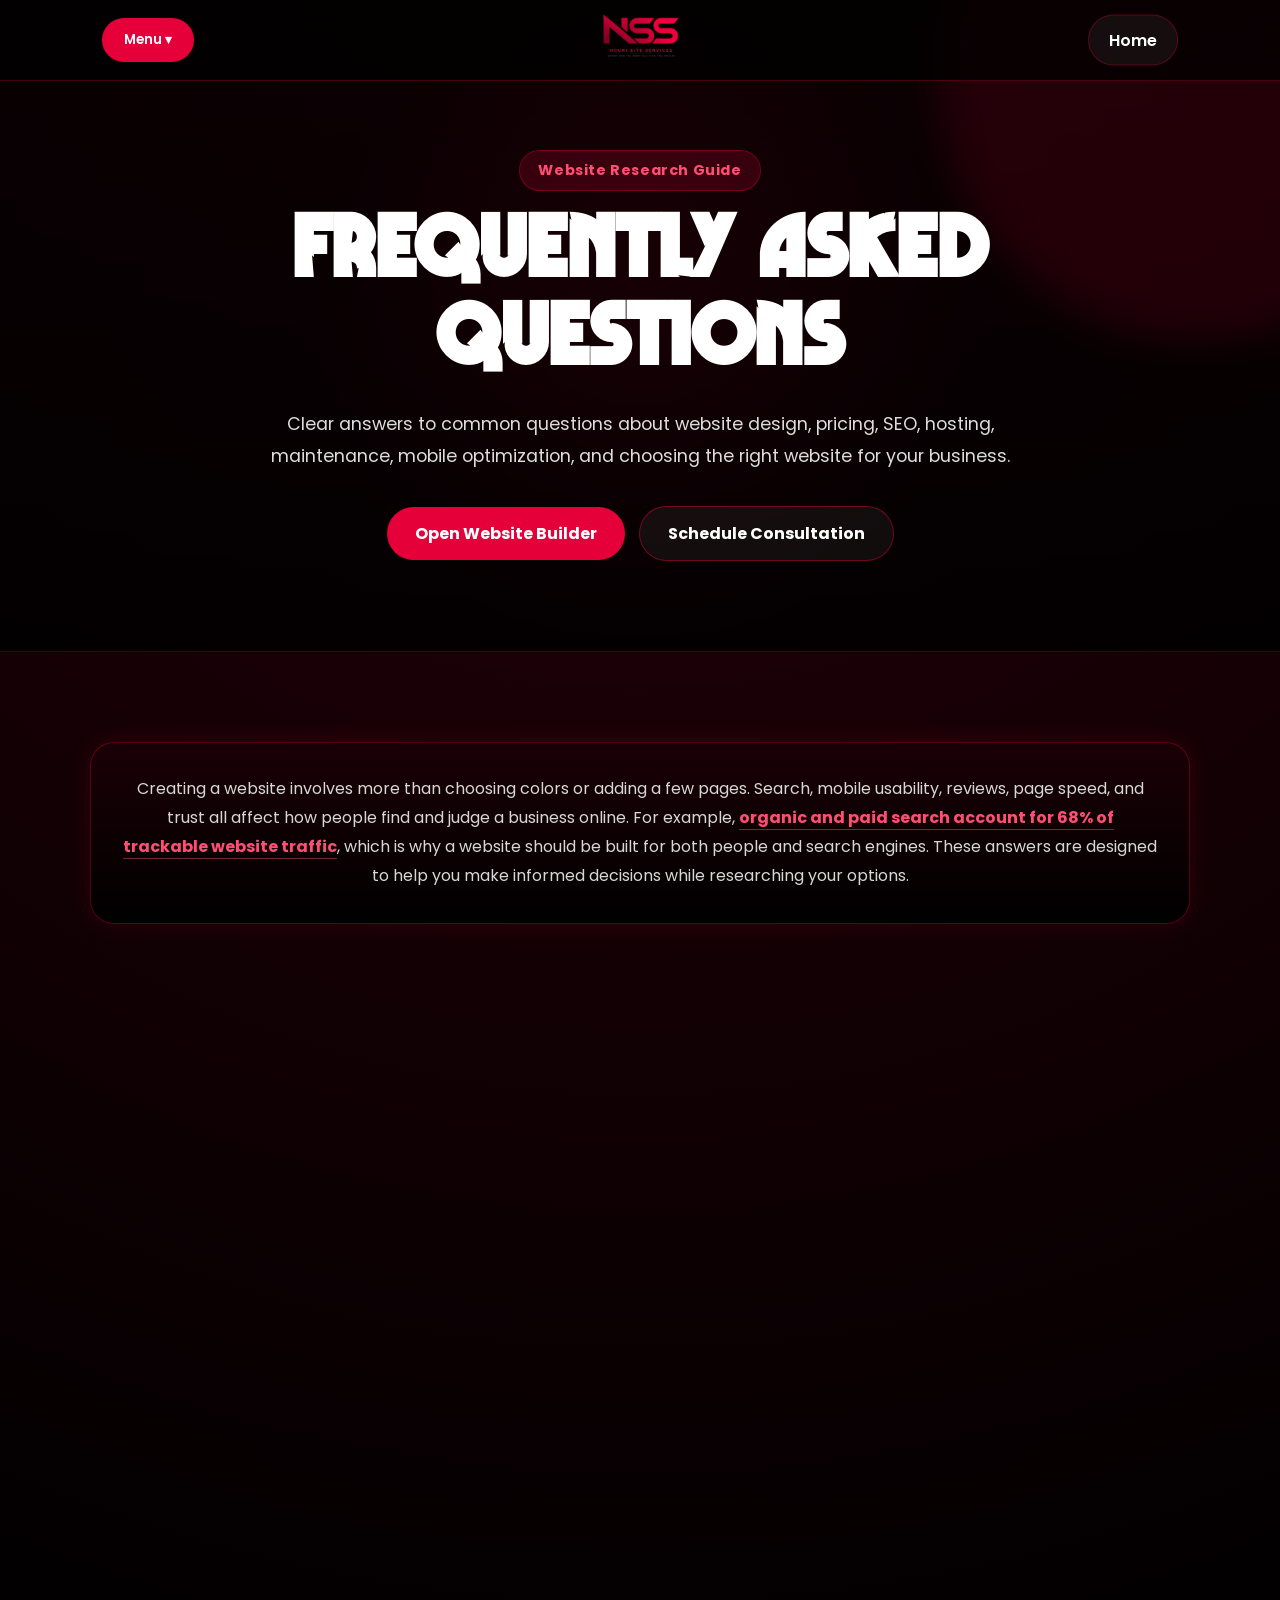
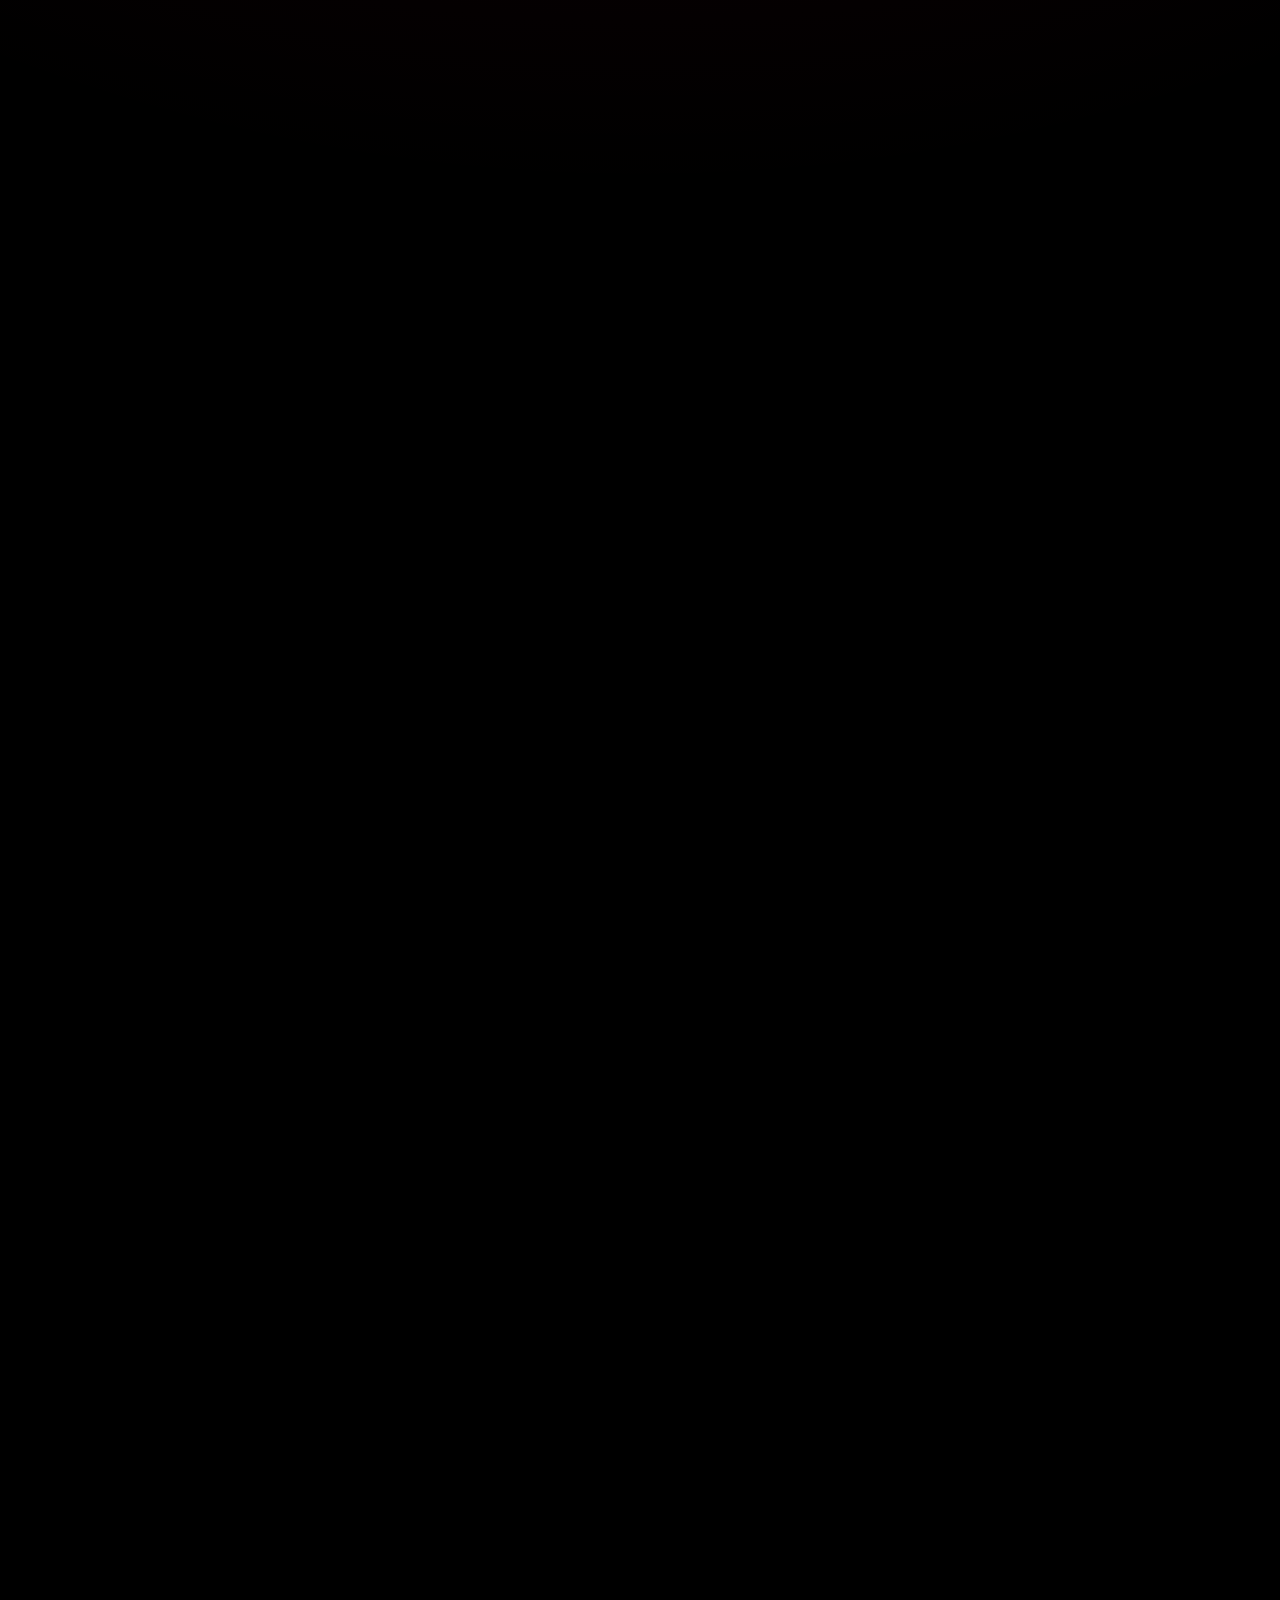
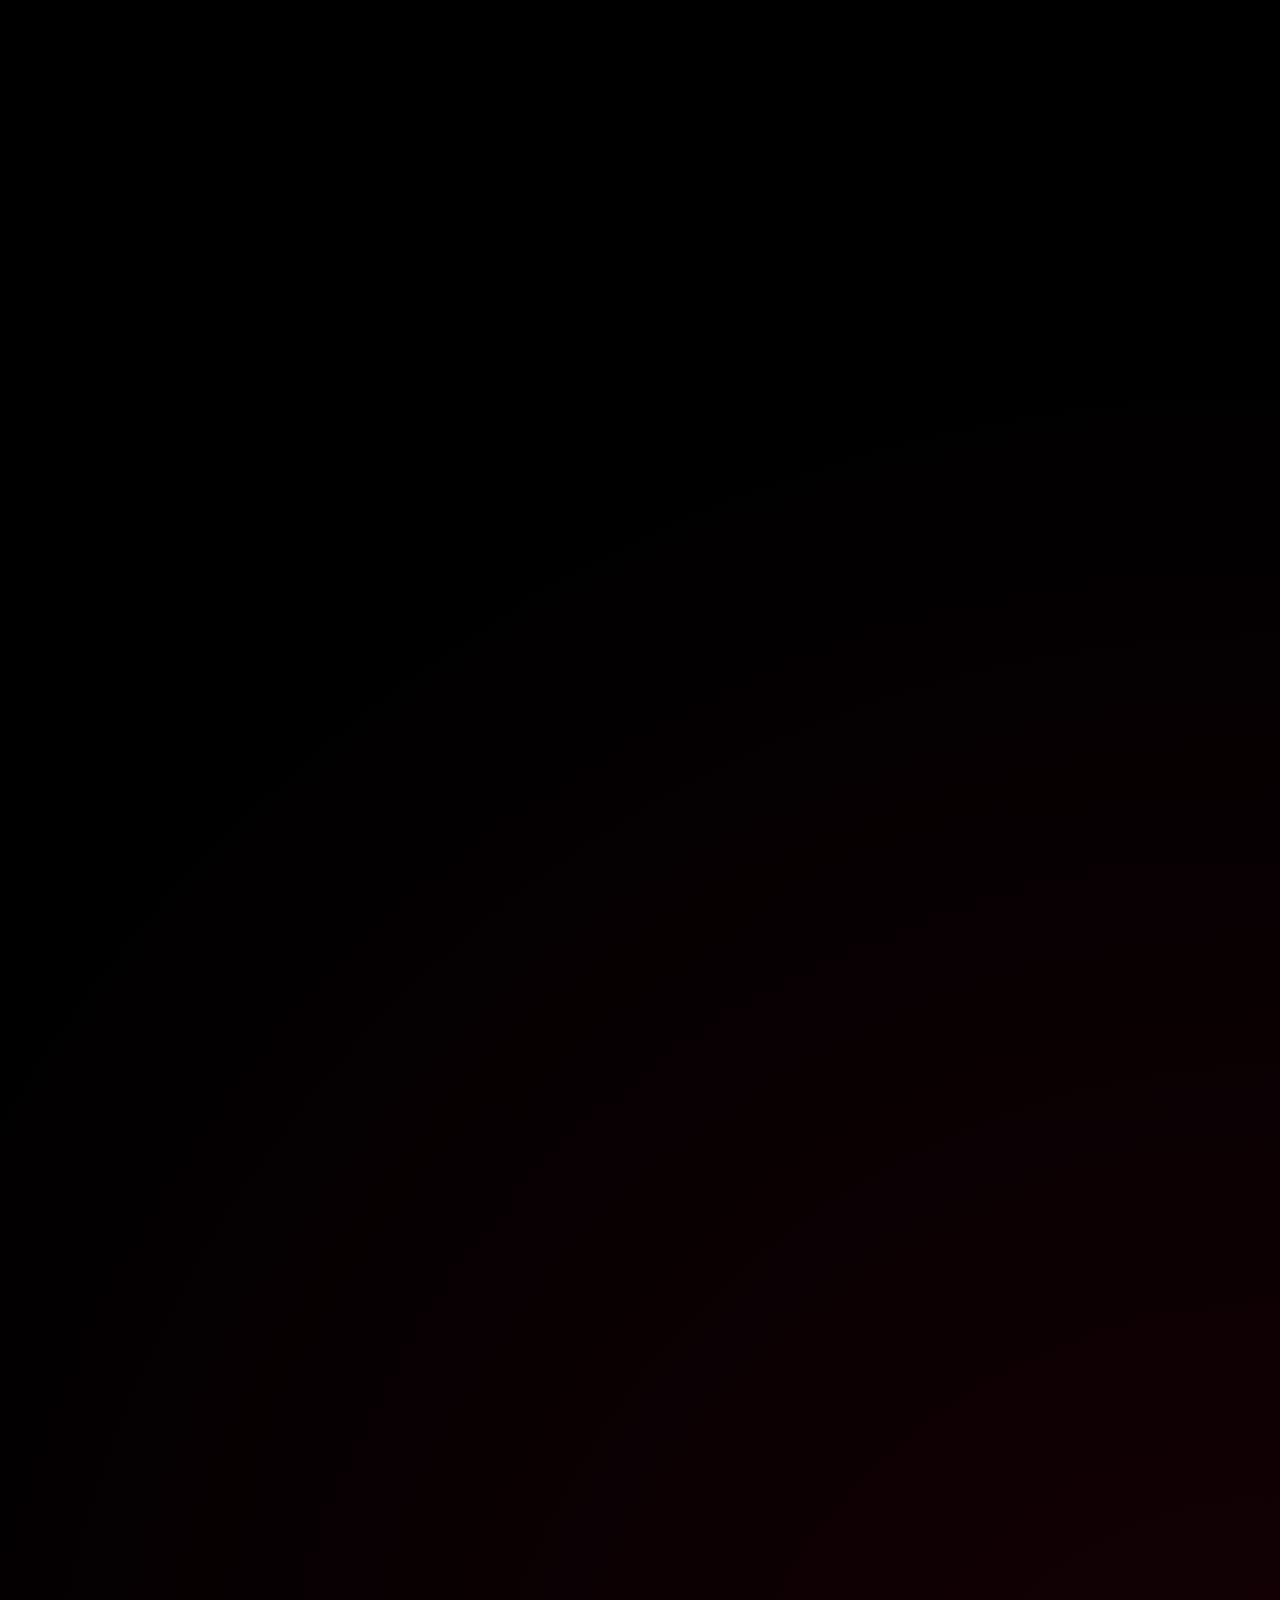
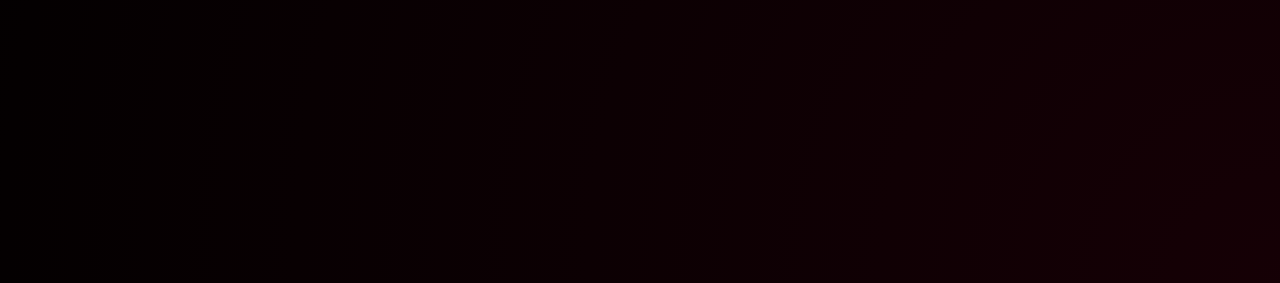
<file: faq.html>
<!DOCTYPE html>
<html lang="en">
<head>
  <meta charset="UTF-8" />
  <meta name="viewport" content="width=device-width, initial-scale=1.0" />

  <title>Web Design FAQ | Website Services Questions Answered | NSS</title>
  <meta
    name="description"
    content="Get answers to common questions about web design services, website pricing, website maintenance, SEO, timelines, hosting, and what to expect when creating a website."
  />
  <link rel="canonical" href="https://bargain-depot.github.io/NSS/faq.html" />

  <meta property="og:title" content="Web Design FAQ | Website Services Questions Answered | NSS" />
  <meta
    property="og:description"
    content="Answers to common questions about creating a website, including pricing, timelines, SEO, maintenance, domains, hosting, and more."
  />
  <meta property="og:type" content="website" />
  <meta property="og:url" content="https://bargain-depot.github.io/NSS/faq.html" />

  <meta name="twitter:card" content="summary_large_image" />
  <meta name="twitter:title" content="Web Design FAQ | Website Services Questions Answered | NSS" />
  <meta
    name="twitter:description"
    content="Answers to common questions about creating a website, including pricing, timelines, SEO, maintenance, domains, hosting, and more."
  />

  <link rel="stylesheet" href="style.css?v=4" />
  <link rel="preconnect" href="https://fonts.googleapis.com" />
  <link rel="preconnect" href="https://fonts.gstatic.com" crossorigin />
  <link
    href="https://fonts.googleapis.com/css2?family=Poppins:wght@300;400;500;600;700&display=swap"
    rel="stylesheet"
  />

  <style>
    /* FAQ PAGE ONLY */
    .faq-page {
      background:
        radial-gradient(circle at top, rgba(230, 0, 57, 0.18), transparent 35%),
        radial-gradient(circle at bottom right, rgba(77, 0, 19, 0.28), transparent 30%),
        #000000;
      min-height: 100vh;
      color: white;
    }

    .faq-hero {
      min-height: 70vh;
      padding: 150px 8% 90px;
      display: flex;
      align-items: center;
      justify-content: center;
      text-align: center;
      position: relative;
      overflow: hidden;
      background:
        linear-gradient(rgba(0,0,0,0.65), rgba(0,0,0,0.85)),
        radial-gradient(circle at center, rgba(230,0,57,0.28), transparent 45%);
      border-bottom: 1px solid rgba(230, 0, 57, 0.25);
    }

    .faq-hero::before {
      content: "";
      position: absolute;
      width: 520px;
      height: 520px;
      border-radius: 50%;
      background: rgba(230, 0, 57, 0.12);
      filter: blur(20px);
      top: -180px;
      right: -180px;
      pointer-events: none;
    }

    .faq-hero-content {
      position: relative;
      z-index: 2;
      max-width: 900px;
    }

    .faq-kicker {
      display: inline-block;
      margin-bottom: 18px;
      padding: 9px 18px;
      border-radius: 999px;
      background: rgba(230, 0, 57, 0.18);
      border: 1px solid rgba(230, 0, 57, 0.35);
      color: #ff4d73;
      font-size: 0.9rem;
      font-weight: 700;
      letter-spacing: 0.6px;
    }

    .faq-hero h1 {
      font-family: 'Senilita', sans-serif;
      font-size: clamp(2.8rem, 7vw, 5.5rem);
      line-height: 1;
      letter-spacing: 1px;
      margin-bottom: 24px;
    }

    .faq-hero p {
      max-width: 760px;
      margin: 0 auto 34px;
      color: #ddd;
      font-size: 1.1rem;
      line-height: 1.8;
    }

    .faq-hero-actions {
      display: flex;
      justify-content: center;
      align-items: center;
      gap: 14px;
      flex-wrap: wrap;
    }

    .secondary-btn {
      display: inline-block;
      color: white;
      padding: 14px 28px;
      border-radius: 30px;
      text-decoration: none;
      font-weight: 700;
      border: 1px solid rgba(230, 0, 57, 0.45);
      background: rgba(255, 255, 255, 0.05);
      transition: 0.3s;
    }

    .secondary-btn:hover {
      background: rgba(230, 0, 57, 0.2);
      transform: translateY(-3px);
      box-shadow: 0 0 18px rgba(230,0,57,0.25);
    }

    .faq-main {
      width: min(1100px, 90%);
      margin: auto;
      padding: 90px 0 110px;
    }

    .faq-intro-card,
    .faq-search-card,
    .faq-cta-box {
      background: linear-gradient(180deg, #1a0006, #000000);
      border: 1px solid rgba(230, 0, 57, 0.35);
      border-radius: 24px;
      box-shadow: 0 0 25px rgba(230, 0, 57, 0.14);
      padding: 32px;
      margin-bottom: 34px;
    }

    .faq-intro-card p {
      color: #d7d7d7;
      line-height: 1.8;
      margin: 0;
      text-align: center;
    }

    .faq-search-card {
      position: sticky;
      top: 96px;
      z-index: 50;
      padding: 20px;
      backdrop-filter: blur(18px);
      background: rgba(15, 0, 5, 0.9);
    }

    .faq-search-card input {
      width: 100%;
      border: 1px solid rgba(230, 0, 57, 0.35);
      border-radius: 999px;
      padding: 15px 20px;
      background: rgba(255,255,255,0.06);
      color: white;
      outline: none;
      font-family: Poppins, sans-serif;
      font-size: 1rem;
    }

    .faq-search-card input::placeholder {
      color: #aaa;
    }

    .faq-group {
      margin-top: 55px;
    }

    .faq-group h2 {
      font-family: 'Senilita', sans-serif;
      font-size: clamp(2rem, 4vw, 3rem);
      letter-spacing: 1px;
      margin-bottom: 24px;
      text-align: center;
    }

    .faq-grid {
      display: grid;
      grid-template-columns: repeat(2, 1fr);
      gap: 22px;
    }

    .faq-item {
      background: linear-gradient(180deg, #1a0006, #000000);
      border: 1px solid rgba(230, 0, 57, 0.35);
      border-radius: 22px;
      padding: 28px;
      box-shadow: 0 0 20px rgba(230, 0, 57, 0.10);
      transition: 0.3s ease;
      position: relative;
      overflow: hidden;
    }

    .faq-item::before {
      content: "";
      position: absolute;
      inset: 0;
      background: linear-gradient(120deg, transparent, rgba(255, 26, 83, 0.10), transparent);
      transform: translateX(-100%);
      transition: 0.6s ease;
      pointer-events: none;
    }

    .faq-item:hover {
      transform: translateY(-7px);
      box-shadow: 0 0 28px rgba(230, 0, 57, 0.28);
    }

    .faq-item:hover::before {
      transform: translateX(100%);
    }

    .faq-item h3 {
      margin: 0 0 12px;
      font-size: 1.12rem;
      color: #fff;
      line-height: 1.4;
    }

    .faq-item p {
      margin: 0;
      color: #d3d3d3;
      line-height: 1.75;
      font-size: 0.97rem;
    }

    .faq-item a.inline-link {
      color: #ff4d73;
      font-weight: 700;
      text-decoration: none;
    }

    .faq-item a.inline-link:hover {
      text-decoration: underline;
    }

    .faq-cta-box {
      text-align: center;
      margin-top: 70px;
      background:
        radial-gradient(circle at top right, rgba(230, 0, 57, 0.32), transparent 35%),
        linear-gradient(135deg, #160007, #000000);
    }

    .faq-cta-box h2 {
      font-family: 'Senilita', sans-serif;
      font-size: clamp(2.2rem, 5vw, 3.4rem);
      letter-spacing: 1px;
      margin-bottom: 15px;
    }

    .faq-cta-box p {
      max-width: 760px;
      margin: 0 auto 25px;
      color: #ddd;
      line-height: 1.8;
    }

    .faq-cta-actions {
      display: flex;
      justify-content: center;
      gap: 14px;
      flex-wrap: wrap;
    }

    .faq-empty-message {
      display: none;
      text-align: center;
      color: #bbb;
      margin-top: 25px;
      padding: 24px;
      border: 1px solid rgba(230,0,57,0.25);
      border-radius: 18px;
      background: rgba(255,255,255,0.04);
    }



    .source-link {
      color: #ff4d73;
      font-weight: 700;
      text-decoration: none;
      border-bottom: 1px solid rgba(255, 77, 115, 0.45);
    }

    .source-link:hover {
      color: #ff7897;
      border-bottom-color: #ff7897;
    }

    .faq-data-section {
      margin-top: 55px;
    }

    .faq-data-section h2 {
      font-family: 'Senilita', sans-serif;
      font-size: clamp(2rem, 4vw, 3rem);
      letter-spacing: 1px;
      margin-bottom: 24px;
      text-align: center;
    }

    .stats-grid {
      display: grid;
      grid-template-columns: repeat(3, 1fr);
      gap: 22px;
    }

    .stat-card {
      background: linear-gradient(180deg, #1a0006, #000000);
      border: 1px solid rgba(230, 0, 57, 0.35);
      border-radius: 22px;
      padding: 28px;
      box-shadow: 0 0 20px rgba(230, 0, 57, 0.10);
      transition: 0.3s ease;
    }

    .stat-card:hover {
      transform: translateY(-7px);
      box-shadow: 0 0 28px rgba(230, 0, 57, 0.28);
    }

    .stat-number {
      display: block;
      color: #ff4d73;
      font-size: 2rem;
      font-weight: 800;
      margin-bottom: 10px;
    }

    .stat-card p {
      color: #d3d3d3;
      line-height: 1.7;
      margin: 0;
      font-size: 0.96rem;
    }

    .source-note {
      color: #aaa;
      font-size: 0.88rem;
      text-align: center;
      margin-top: 18px;
    }


    @media (max-width: 900px) {
      .faq-grid,
      .stats-grid {
        grid-template-columns: 1fr;
      }
    }

    @media (max-width: 768px) {
      .faq-hero {
        padding: 135px 6% 70px;
        min-height: 65vh;
      }

      .faq-hero p {
        font-size: 1rem;
      }

      .faq-main {
        width: min(92%, 1100px);
        padding: 60px 0 85px;
      }

      .faq-intro-card,
      .faq-search-card,
      .faq-cta-box,
      .faq-item {
        padding: 24px;
      }

      .faq-search-card {
        position: static;
      }
    }
  </style>

  <script type="application/ld+json">
  {
    "@context": "https://schema.org",
    "@type": "FAQPage",
    "mainEntity": [
      {
        "@type": "Question",
        "name": "How much does a small business website cost?",
        "acceptedAnswer": {
          "@type": "Answer",
          "text": "The cost of a small business website depends on the number of pages, the design complexity, and the features included. A basic website is usually more affordable, while sites with booking systems, ecommerce features, custom branding, or SEO services cost more. Ongoing costs may also include hosting, maintenance, and domain renewal."
        }
      },
      {
        "@type": "Question",
        "name": "What is included in a website design package?",
        "acceptedAnswer": {
          "@type": "Answer",
          "text": "A website design package often includes page layout design, mobile responsiveness, contact forms, navigation structure, and core content sections. Some packages may also include branding support, basic SEO setup, maintenance, or feature integrations depending on the project scope."
        }
      },
      {
        "@type": "Question",
        "name": "How long does it take to build a website?",
        "acceptedAnswer": {
          "@type": "Answer",
          "text": "Website timelines vary depending on the size of the project, how quickly content is provided, and whether the site needs custom features. A smaller website may take only a short time, while a larger or more customized build can take longer. Revisions, content collection, and additional integrations also affect the timeline."
        }
      },
      {
        "@type": "Question",
        "name": "Do I need a domain name and hosting?",
        "acceptedAnswer": {
          "@type": "Answer",
          "text": "Yes. Every website needs a domain name and hosting in order to be live on the internet. The domain is the website address people type in, and hosting is the service that stores the website files and makes them accessible online."
        }
      },
      {
        "@type": "Question",
        "name": "Do websites need maintenance after launch?",
        "acceptedAnswer": {
          "@type": "Answer",
          "text": "Most websites benefit from ongoing maintenance. This may include software updates, content edits, security checks, backups, performance improvements, and help with future changes. Maintenance helps keep a website running smoothly and securely over time."
        }
      },
      {
        "@type": "Question",
        "name": "Can a website help with SEO?",
        "acceptedAnswer": {
          "@type": "Answer",
          "text": "Yes. Website structure, mobile usability, page speed, heading hierarchy, metadata, and content organization all affect SEO. A well-built website supports search visibility, but ongoing content, internal linking, and optimization work are also important for stronger long-term rankings."
        }
      },
      {
        "@type": "Question",
        "name": "Can I redesign my existing website instead of starting over?",
        "acceptedAnswer": {
          "@type": "Answer",
          "text": "In many cases, yes. A redesign can improve the visual appearance, user experience, structure, and performance of an existing website without changing the core purpose of the business. The right approach depends on the current condition of the site and whether the underlying setup is still useful."
        }
      },
      {
        "@type": "Question",
        "name": "Are websites designed to work on mobile devices?",
        "acceptedAnswer": {
          "@type": "Answer",
          "text": "Modern websites should be designed to work across mobile phones, tablets, laptops, and desktop screens. Mobile responsiveness is important for usability, credibility, and search performance because many visitors now browse on phones."
        }
      },
      {
        "@type": "Question",
        "name": "What pages should a small business website have?",
        "acceptedAnswer": {
          "@type": "Answer",
          "text": "Many small business websites benefit from a clear homepage, an about page, service or product pages, a contact page, and sometimes an FAQ or gallery page. The ideal page structure depends on the business type, customer questions, and how much information visitors need before contacting the business."
        }
      },
      {
        "@type": "Question",
        "name": "Can a website be updated later?",
        "acceptedAnswer": {
          "@type": "Answer",
          "text": "Yes. Most websites can be updated over time to add pages, improve content, change images, add new features, or refine the design. A website is usually most effective when it is treated as something that evolves with the business rather than staying fixed forever."
        }
      }
    ]
  }
  </script>
</head>

<body class="faq-page">

  <!-- NAVBAR -->
  <header class="navbar">

    <nav class="menu-wrapper">
      <button class="menu-btn" onclick="toggleMenu()">
        Menu ▾
      </button>

      <div class="dropdown-menu">
        <a href="index.html#home">🏠 Home</a>
        <a href="index.html#vision">🎯 Vision</a>
        <a href="index.html#services">🎨 Services</a>
        <a href="builder.html">🔧 Website Builder</a>
        <a href="index.html#plans">💰 Pricing</a>
        <a href="index.html#contact">📞 Contact</a>
      </div>
    </nav>

    <div class="brand">
      <a href="index.html#home">
        <img src="NavbarClear.png" alt="NSS Logo">
      </a>
    </div>

    <a href="index.html" class="faq-nav-btn">
      Home
    </a>

  </header>

  <!-- FAQ HERO -->
  <section class="faq-hero">
    <div class="faq-hero-content reveal">
      <span class="faq-kicker">Website Research Guide</span>
      <h1>Frequently Asked Questions</h1>
      <p>
        Clear answers to common questions about website design, pricing, SEO,
        hosting, maintenance, mobile optimization, and choosing the right website
        for your business.
      </p>

      <div class="faq-hero-actions">
        <a href="builder.html" class="btn">Open Website Builder</a>
        <a href="index.html#solution" class="secondary-btn">Schedule Consultation</a>
      </div>
    </div>
  </section>

  <main class="faq-main">

    <section class="faq-intro-card reveal">
      <p>
        Creating a website involves more than choosing colors or adding a few pages.
        Search, mobile usability, reviews, page speed, and trust all affect how people find and judge a business online.
        For example, <a class="source-link" href="https://www.brightedge.com/blog/organic-share-of-traffic-increases-to-53" target="_blank" rel="noopener">organic and paid search account for 68% of trackable website traffic</a>, which is why a website should be built for both people and search engines.
        These answers are designed to help you make informed decisions while researching your options.
      </p>
    </section>

    <section class="faq-search-card reveal">
      <input
        type="text"
        id="faqSearch"
        placeholder="Search questions about pricing, SEO, hosting, mobile, features..."
        aria-label="Search FAQ questions"
      />
    </section>

    <p class="faq-empty-message" id="faqEmptyMessage">
      No matching questions found. Try searching a different keyword.
    </p>

    <section class="faq-data-section reveal">
      <h2>Website Statistics Business Owners Should Know</h2>

      <div class="stats-grid">
        <article class="stat-card">
          <span class="stat-number">68%</span>
          <p>
            <a class="source-link" href="https://www.brightedge.com/blog/organic-share-of-traffic-increases-to-53" target="_blank" rel="noopener">Organic and paid search make up 68% of trackable website traffic</a>, which shows why search-friendly structure matters for a business website.
          </p>
        </article>

        <article class="stat-card">
          <span class="stat-number">Mobile-first</span>
          <p>
            Search engines now commonly rely on <a class="source-link" href="https://developers.google.com/search/docs/crawling-indexing/mobile/mobile-sites-mobile-first-indexing" target="_blank" rel="noopener">the mobile version of a site for indexing and ranking</a>, making mobile responsiveness a core part of modern web design.
          </p>
        </article>

        <article class="stat-card">
          <span class="stat-number">97%</span>
          <p>
            <a class="source-link" href="https://www.brightlocal.com/resources/local-seo-statistics/" target="_blank" rel="noopener">97% of consumers read reviews for local businesses</a>, which is why reviews and trust signals can be valuable website sections.
          </p>
        </article>

        <article class="stat-card">
          <span class="stat-number">76%</span>
          <p>
            <a class="source-link" href="https://www.prnewswire.com/news-releases/76-of-consumers-look-at-online-presence-before-physically-visiting-a-business-301272462.html" target="_blank" rel="noopener">76% of consumers look at a business’s online presence before visiting in person</a>.
          </p>
        </article>

        <article class="stat-card">
          <span class="stat-number">41.9%</span>
          <p>
            <a class="source-link" href="https://w3techs.com/technologies/overview/content_management" target="_blank" rel="noopener">WordPress is used by 41.9% of all websites monitored</a>, showing how common CMS-based websites are across the web.
          </p>
        </article>

        <article class="stat-card">
          <span class="stat-number">CTAs</span>
          <p>
            Strong calls-to-action help <a class="source-link" href="https://knowledge.hubspot.com/ctas/create-calls-to-action" target="_blank" rel="noopener">attract visitors and guide them toward action</a>, which is why buttons, forms, and booking links should be easy to find.
          </p>
        </article>
      </div>

      <p class="source-note">
        Statistics are included to help business owners understand why SEO, mobile experience, reviews, and clear calls-to-action matter.
      </p>
    </section>


    <section class="faq-group reveal">
      <h2>Website Pricing and Planning</h2>

      <div class="faq-grid">
        <article class="faq-item">
          <h3>How much does a small business website cost?</h3>
          <p>
            The cost of a small business website depends on the number of pages, design complexity,
            and features included. A simple informational website is usually more affordable than a site
            with booking tools, ecommerce features, custom branding, or advanced SEO support. Since
            <a class="source-link" href="https://www.prnewswire.com/news-releases/76-of-consumers-look-at-online-presence-before-physically-visiting-a-business-301272462.html" target="_blank" rel="noopener">76% of consumers look at a business’s online presence before visiting in person</a>,
            the goal should be to invest in a website that builds trust and helps customers take action.
          </p>
        </article>

        <article class="faq-item">
          <h3>What is included in a website design package?</h3>
          <p>
            A website design package often includes page layout design, mobile responsiveness, navigation setup,
            contact forms, and the main content sections needed for a business website. Search-friendly structure matters because
            <a class="source-link" href="https://www.brightedge.com/blog/organic-share-of-traffic-increases-to-53" target="_blank" rel="noopener">Organic and paid search make up 68% of trackable website traffic</a>.
            Depending on the project, a package may also include branding, custom feature setup, or post-launch maintenance.
          </p>
        </article>

        <article class="faq-item">
          <h3>What pages should a small business website have?</h3>
          <p>
            Many small business websites benefit from a homepage, an about page, service or product pages,
            a contact page, and sometimes an FAQ, gallery, reviews page, or location page. Reviews are especially useful for local businesses because
            <a class="source-link" href="https://www.brightlocal.com/resources/local-seo-statistics/" target="_blank" rel="noopener">97% of consumers read reviews for local businesses</a>.
            The right structure depends on what visitors need to know before taking action.
          </p>
        </article>
      </div>
    </section>

    <section class="faq-group reveal">
      <h2>Website Process and Setup</h2>

      <div class="faq-grid">
        <article class="faq-item">
          <h3>How long does it take to build a website?</h3>
          <p>
            Website timelines vary depending on the size of the project, how quickly content is provided,
            and whether the website needs custom features. A smaller website can usually be completed faster,
            while a larger or more customized build may take longer. Revisions, image gathering, content writing,
            and integrations can all affect the timeline.
          </p>
        </article>

        <article class="faq-item">
          <h3>Do I need a domain name and hosting?</h3>
          <p>
            Yes. Every live website needs a domain name and hosting. The domain name is the address visitors type
            into their browser, while hosting stores the website files and makes them accessible online.
            Some businesses already have these in place, while others need help choosing and setting them up.
          </p>
        </article>

        <article class="faq-item">
          <h3>Can I redesign my existing website instead of starting over?</h3>
          <p>
            In many cases, yes. A redesign can improve the visual appearance, usability, structure, and clarity
            of an existing website without changing the core purpose of the business. Whether a redesign or full rebuild
            is better depends on the current condition of the site and how much flexibility is needed going forward.
          </p>
        </article>

        <article class="faq-item">
          <h3>Can a website be updated later?</h3>
          <p>
            Yes. Most websites can be updated over time to improve content, add pages, change images, refine the design,
            or introduce new features. That flexibility matters because businesses often grow, shift priorities,
            or need new content after launch.
          </p>
        </article>
      </div>
    </section>

    <section class="faq-group reveal">
      <h2>SEO, Mobile Experience, and Maintenance</h2>

      <div class="faq-grid">
        <article class="faq-item">
          <h3>Can a website help with SEO?</h3>
          <p>
            Yes. A website’s structure, headings, page speed, mobile usability, metadata, and internal linking
            all affect how well it supports SEO. A well-built site makes it easier for search engines to understand
            the content and for visitors to navigate the pages. This matters because
            <a class="source-link" href="https://www.brightedge.com/blog/organic-share-of-traffic-increases-to-53" target="_blank" rel="noopener">organic search alone accounts for 53% of trackable website traffic</a>.
            Ongoing content and optimization also matter for long-term visibility.
          </p>
        </article>

        <article class="faq-item">
          <h3>Are websites designed to work on mobile devices?</h3>
          <p>
            Modern websites should be designed to work across phones, tablets, laptops, and desktops.
            Mobile responsiveness matters because search engines can use
            <a class="source-link" href="https://developers.google.com/search/docs/crawling-indexing/mobile/mobile-sites-mobile-first-indexing" target="_blank" rel="noopener">the mobile version of a site for indexing and ranking</a>.
            A mobile-friendly site helps improve usability, credibility, and search performance.
          </p>
        </article>

        <article class="faq-item">
          <h3>Do websites need maintenance after launch?</h3>
          <p>
            Most websites benefit from ongoing maintenance. This may include software updates, security checks,
            content edits, backups, performance improvements, and support with future changes. Maintenance is especially important for CMS-based sites because
            <a class="source-link" href="https://w3techs.com/technologies/overview/content_management" target="_blank" rel="noopener">WordPress is used by 41.9% of all websites monitored</a>,
            and CMS websites often need updates to stay accurate, secure, and functional.
          </p>
        </article>
      </div>
    </section>

    <section class="faq-group reveal">
      <h2>Choosing Features and Next Steps</h2>

      <div class="faq-grid">
        <article class="faq-item">
          <h3>What features can be added to a website?</h3>
          <p>
            Website features depend on the goals of the business. Common features include contact forms,
            galleries, booking tools, ecommerce functionality, testimonials, maps, service pages, blog sections,
            and customer inquiry tools. Strong CTAs help
            <a class="source-link" href="https://knowledge.hubspot.com/ctas/create-calls-to-action" target="_blank" rel="noopener">attract visitors and guide them toward action</a>,
            so features like buttons, forms, and booking links should be easy to find.
          </p>
        </article>

        <article class="faq-item">
          <h3>How do I know what kind of website my business needs?</h3>
          <p>
            The right website depends on what the business offers, what customers need to know, and what action
            visitors should take. Some businesses need a simple online presence, while others need service pages,
            online booking, ordering, or lead-generation features.
          </p>
        </article>

        <article class="faq-item">
          <h3>How can I estimate website pricing before contacting someone?</h3>
          <p>
            One of the easiest ways is to use a website pricing or website builder tool that lets you compare packages,
            features, and page counts. If you want to explore options on this site, you can use the
            <a class="inline-link" href="builder.html">interactive website builder</a>
            to preview features and estimate cost.
          </p>
        </article>
      </div>
    </section>

    <section class="faq-cta-box reveal-card">
      <h2>Still Have Questions?</h2>
      <p>
        Explore the website builder, compare packages, or schedule a complimentary consultation
        to figure out what kind of website makes the most sense for your business.
      </p>
      <div class="faq-cta-actions">
        <a href="builder.html" class="btn">Build Your Website</a>
        <a href="index.html#solution" class="secondary-btn">Schedule Consultation</a>
      </div>
    </section>

  </main>

  <script>
    function toggleMenu() {
      document.querySelector(".dropdown-menu").classList.toggle("show");
    }

    document.addEventListener("click", function(event) {
      const menuWrapper = document.querySelector(".menu-wrapper");
      const dropdown = document.querySelector(".dropdown-menu");

      if (menuWrapper && dropdown && !menuWrapper.contains(event.target)) {
        dropdown.classList.remove("show");
      }
    });
  </script>

  <script>
    const revealElements = document.querySelectorAll('.reveal');

    function revealOnScroll() {
      revealElements.forEach((element) => {
        const rect = element.getBoundingClientRect();
        const windowHeight = window.innerHeight;

        if (rect.top < windowHeight * 0.86 && rect.bottom > windowHeight * 0.12) {
          element.classList.add('active');
          element.classList.remove('fade-out');
        } else {
          element.classList.remove('active');
          element.classList.add('fade-out');
        }
      });
    }

    window.addEventListener('scroll', revealOnScroll);
    window.addEventListener('load', revealOnScroll);
  </script>

  <script>
    const animatedCards = document.querySelectorAll(".reveal-card");

    function revealSpecialCards() {
      animatedCards.forEach(card => {
        const cardTop = card.getBoundingClientRect().top;
        const cardBottom = card.getBoundingClientRect().bottom;
        const windowHeight = window.innerHeight;

        if (cardTop < windowHeight - 120 && cardBottom > 120) {
          card.classList.add("active");
        } else {
          card.classList.remove("active");
        }
      });
    }

    window.addEventListener("scroll", revealSpecialCards);
    window.addEventListener("load", revealSpecialCards);
  </script>

  <script>
    const faqSearch = document.getElementById("faqSearch");
    const faqItems = document.querySelectorAll(".faq-item");
    const faqGroups = document.querySelectorAll(".faq-group");
    const emptyMessage = document.getElementById("faqEmptyMessage");

    faqSearch.addEventListener("input", function() {
      const searchTerm = faqSearch.value.toLowerCase().trim();
      let visibleItems = 0;

      faqItems.forEach(item => {
        const text = item.innerText.toLowerCase();
        const matches = text.includes(searchTerm);
        item.style.display = matches ? "block" : "none";
        if (matches) visibleItems++;
      });

      faqGroups.forEach(group => {
        const visibleInGroup = group.querySelectorAll('.faq-item[style="display: block;"], .faq-item:not([style])').length;

        if (!searchTerm) {
          group.style.display = "block";
        } else {
          const hasVisible = Array.from(group.querySelectorAll('.faq-item')).some(item => item.style.display !== "none");
          group.style.display = hasVisible ? "block" : "none";
        }
      });

      emptyMessage.style.display = visibleItems === 0 ? "block" : "none";
    });
  </script>

</body>
</html>
</file>
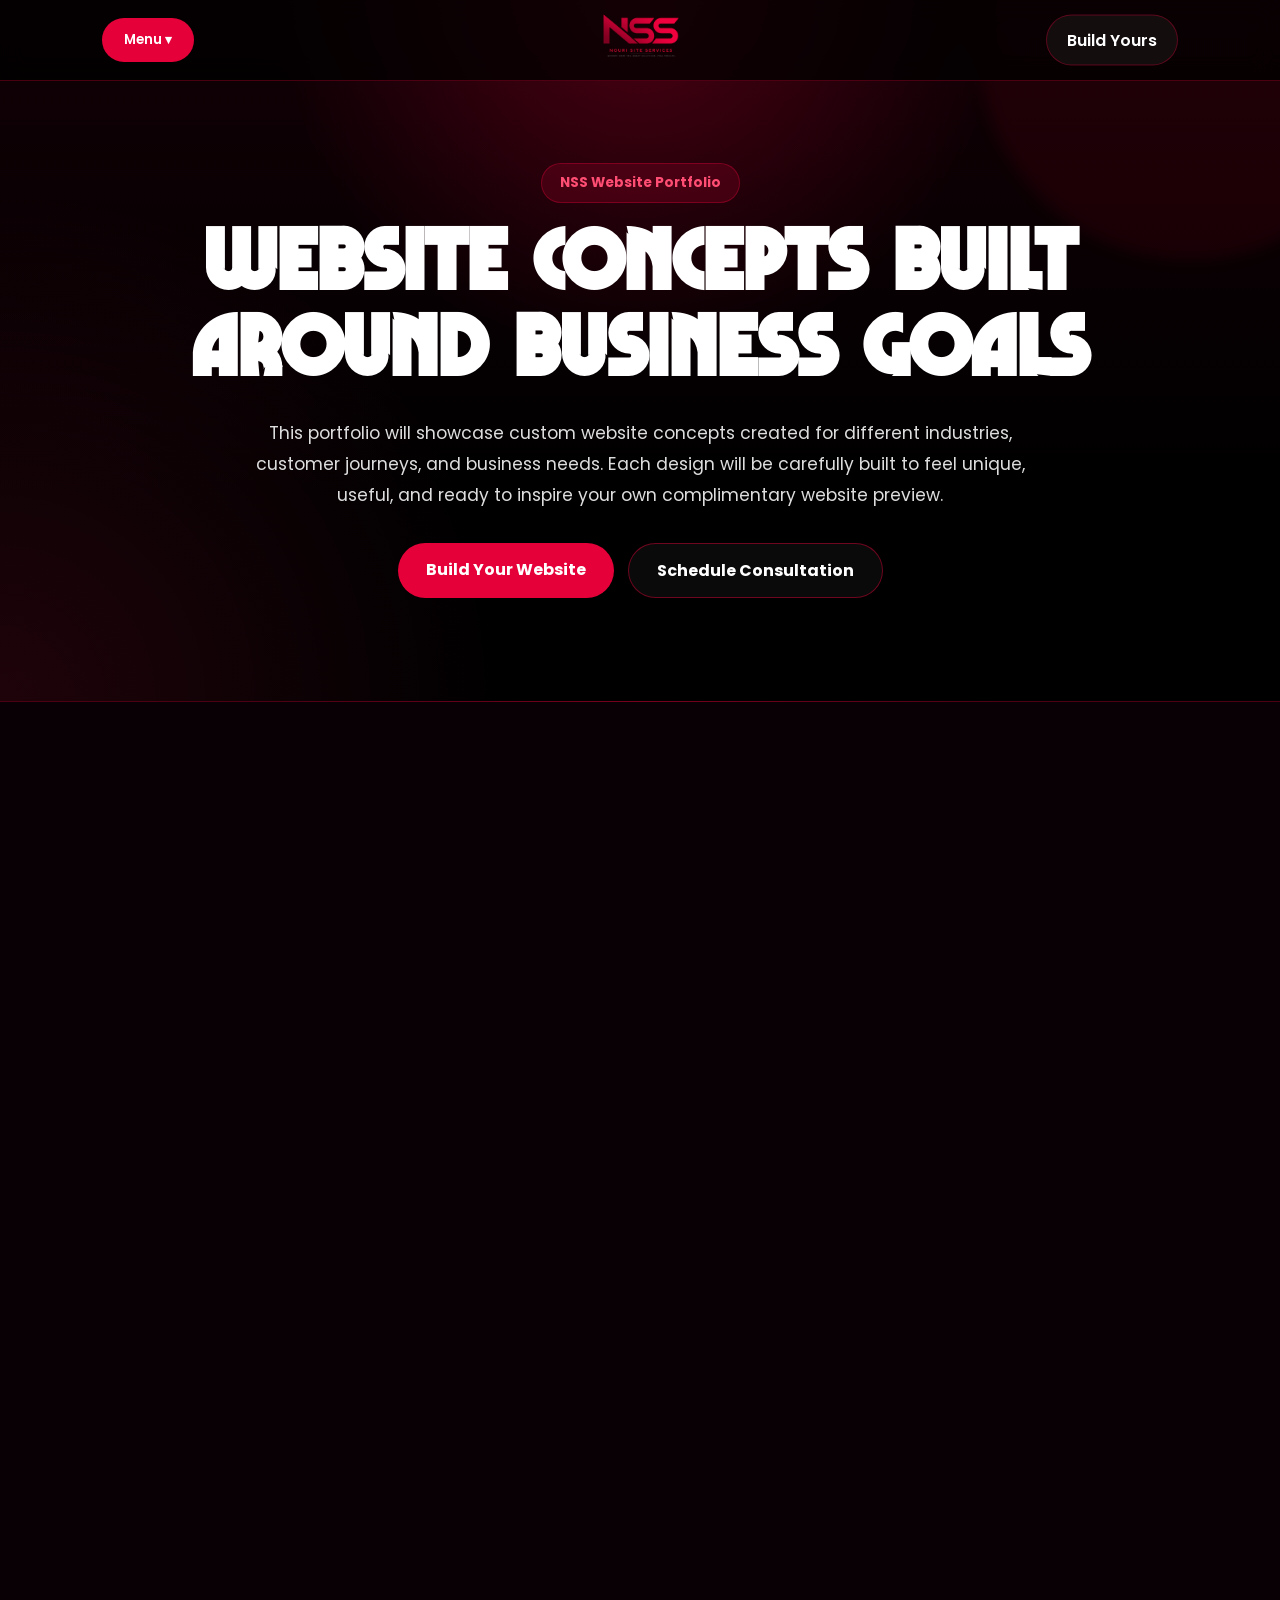
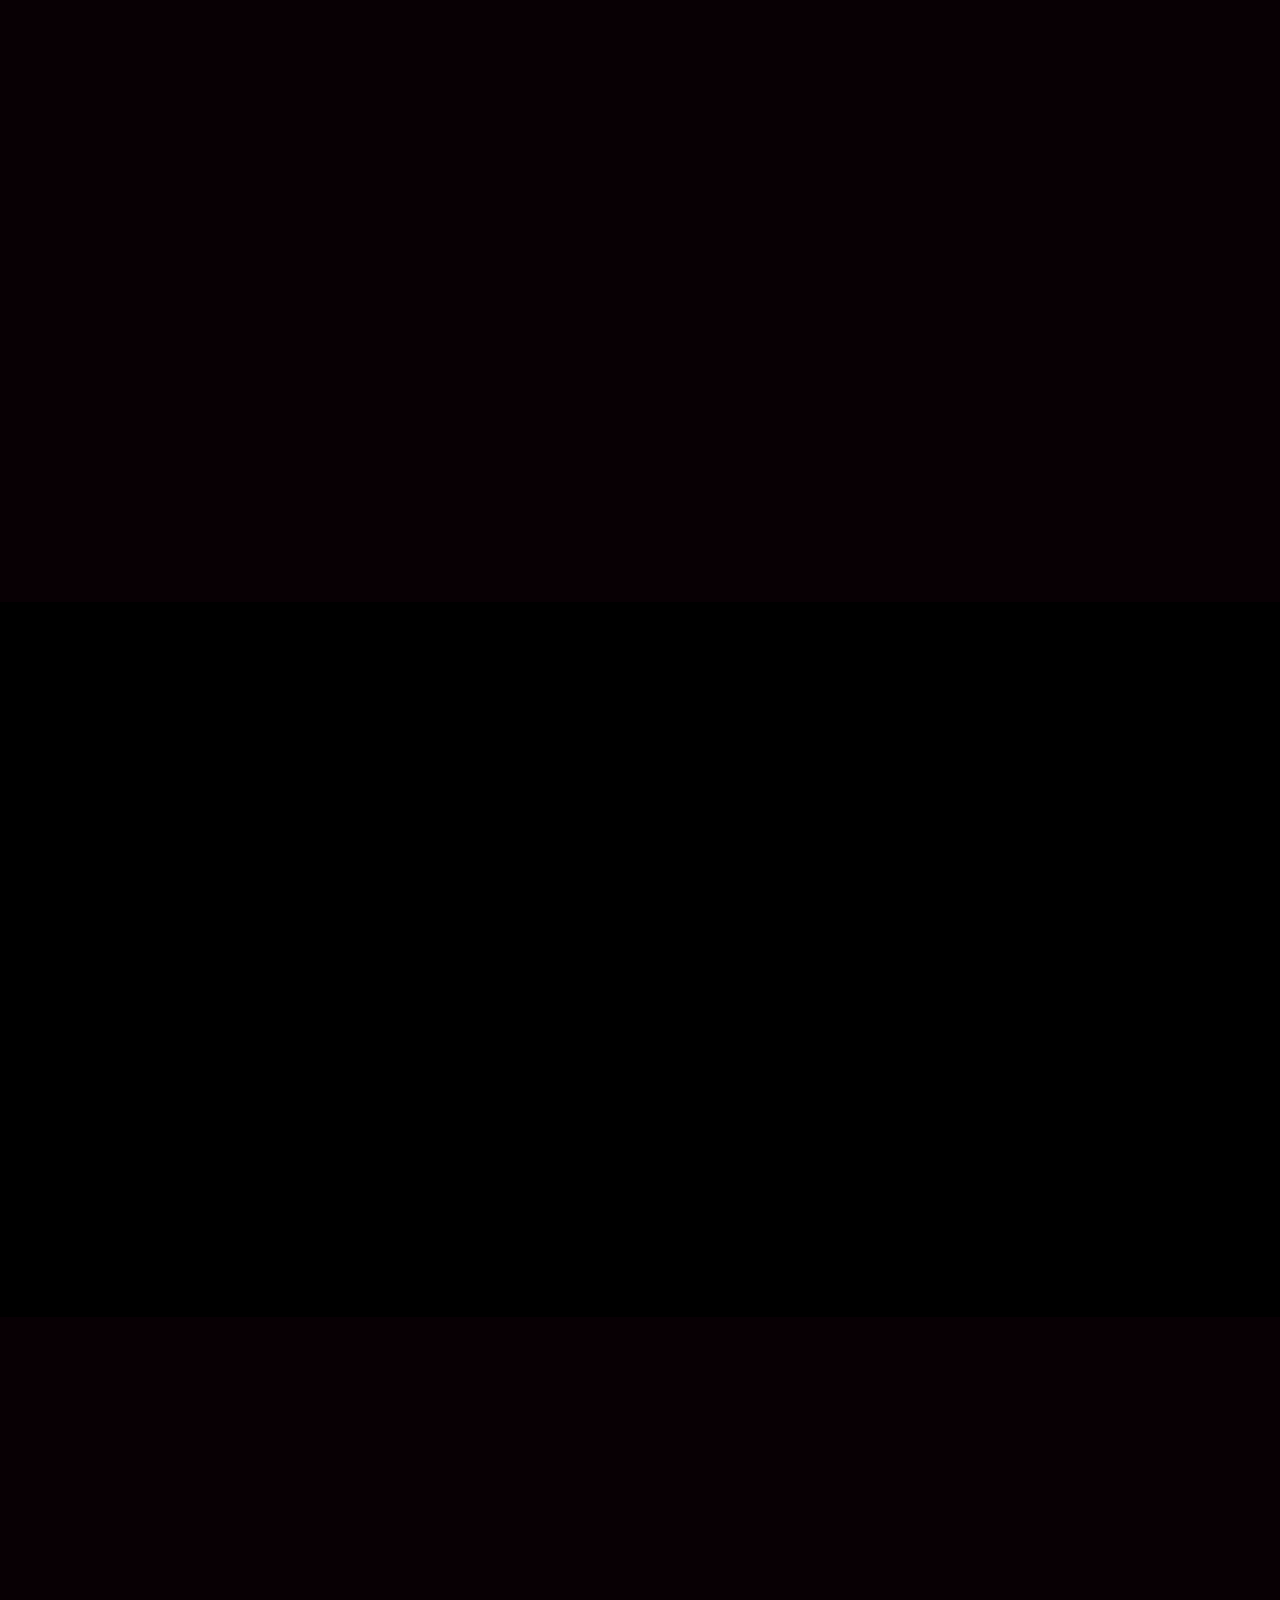
<file: portfolio.html>
<!DOCTYPE html>
<html lang="en">
<head>
  <meta charset="UTF-8" />
  <meta name="viewport" content="width=device-width, initial-scale=1.0" />

  <title>Website Portfolio | Industry Website Concepts | Nouri Site Services</title>
  <meta
    name="description"
    content="Explore upcoming website concepts and industry showcases from Nouri Site Services. Custom website previews for restaurants, landscapers, barbers, contractors, online stores, and more."
  />
  <link rel="canonical" href="https://bargain-depot.github.io/NSS/portfolio.html" />

  <meta property="og:title" content="Website Portfolio | Nouri Site Services" />
  <meta
    property="og:description"
    content="Explore upcoming NSS website concepts designed around real business goals, industries, and customer experiences."
  />
  <meta property="og:type" content="website" />
  <meta property="og:url" content="https://bargain-depot.github.io/NSS/portfolio.html" />

  <meta name="twitter:card" content="summary_large_image" />
  <meta name="twitter:title" content="Website Portfolio | Nouri Site Services" />
  <meta
    name="twitter:description"
    content="Explore upcoming NSS website concepts designed around real business goals, industries, and customer experiences."
  />

  <link rel="preconnect" href="https://fonts.googleapis.com" />
  <link rel="preconnect" href="https://fonts.gstatic.com" crossorigin />
  <link href="https://fonts.googleapis.com/css2?family=Poppins:wght@300;400;500;600;700&display=swap" rel="stylesheet" />
  <link rel="stylesheet" href="style.css" />

  <style>
    .portfolio-hero {
      min-height: 78vh;
      padding: 150px 8% 90px;
      display: flex;
      align-items: center;
      justify-content: center;
      text-align: center;
      background:
        radial-gradient(circle at top, rgba(230, 0, 57, 0.28), transparent 38%),
        radial-gradient(circle at bottom left, rgba(255, 26, 83, 0.12), transparent 35%),
        linear-gradient(180deg, #120005, #000000 70%);
      border-bottom: 1px solid rgba(230, 0, 57, 0.28);
      position: relative;
      overflow: hidden;
    }

    .portfolio-hero::before {
      content: "";
      position: absolute;
      width: 420px;
      height: 420px;
      border-radius: 50%;
      background: rgba(230, 0, 57, 0.08);
      filter: blur(8px);
      top: -160px;
      right: -120px;
    }

    .portfolio-hero-content {
      max-width: 900px;
      position: relative;
      z-index: 2;
    }

    .portfolio-pill {
      display: inline-block;
      padding: 9px 18px;
      border-radius: 999px;
      background: rgba(230, 0, 57, 0.16);
      border: 1px solid rgba(230, 0, 57, 0.35);
      color: #ff4d73;
      font-weight: 700;
      font-size: 0.85rem;
      margin-bottom: 20px;
    }

    .portfolio-hero h1,
    .portfolio-section h2,
    .portfolio-card h3,
    .portfolio-cta h2,
    .portfolio-process-card h3 {
      font-family: 'Senilita', sans-serif;
      letter-spacing: 1px;
    }

    .portfolio-hero h1 {
      font-size: clamp(2.7rem, 7vw, 5.4rem);
      line-height: 1;
      margin-bottom: 22px;
    }

    .portfolio-hero p {
      max-width: 780px;
      margin: 0 auto 32px;
      color: #ddd;
      font-size: 1.08rem;
      line-height: 1.8;
    }

    .portfolio-actions {
      display: flex;
      gap: 14px;
      justify-content: center;
      flex-wrap: wrap;
    }

    .secondary-btn {
      display: inline-block;
      border: 1px solid rgba(230, 0, 57, 0.45);
      color: white;
      padding: 14px 28px;
      border-radius: 30px;
      text-decoration: none;
      font-weight: 700;
      transition: 0.3s ease;
      background: rgba(255,255,255,0.04);
    }

    .secondary-btn:hover {
      background: rgba(230, 0, 57, 0.15);
      transform: translateY(-3px);
      box-shadow: 0 0 18px rgba(230, 0, 57, 0.25);
    }

    .portfolio-section {
      padding: 100px 8%;
      background: #080004;
    }

    .portfolio-section.alt {
      background: #000;
    }

    .portfolio-heading {
      text-align: center;
      max-width: 850px;
      margin: 0 auto 55px;
    }

    .portfolio-heading h2 {
      font-size: clamp(2rem, 4vw, 3.2rem);
      margin-bottom: 14px;
    }

    .portfolio-heading p {
      color: #bbb;
      line-height: 1.8;
    }

    .portfolio-grid {
      display: grid;
      grid-template-columns: repeat(3, 1fr);
      gap: 24px;
      max-width: 1180px;
      margin: auto;
    }

    .portfolio-card {
      min-height: 420px;
      display: flex;
      flex-direction: column;
      justify-content: space-between;
      padding: 28px;
      border-radius: 26px;
      background:
        radial-gradient(circle at top right, rgba(230, 0, 57, 0.18), transparent 32%),
        linear-gradient(180deg, #1a0006, #000000);
      border: 1px solid rgba(230, 0, 57, 0.34);
      box-shadow: 0 18px 45px rgba(0,0,0,0.25);
      position: relative;
      overflow: hidden;
      transition: 0.3s ease;
    }

    .portfolio-card:hover {
      transform: translateY(-8px);
      box-shadow: 0 0 30px rgba(230, 0, 57, 0.28);
    }

    .portfolio-card::before {
      content: "";
      position: absolute;
      inset: 0;
      background: linear-gradient(120deg, transparent, rgba(255,255,255,0.08), transparent);
      transform: translateX(-110%);
      transition: 0.7s ease;
      pointer-events: none;
    }

    .portfolio-card:hover::before {
      transform: translateX(110%);
    }

    .portfolio-icon {
      width: 58px;
      height: 58px;
      display: flex;
      align-items: center;
      justify-content: center;
      border-radius: 18px;
      background: rgba(230, 0, 57, 0.14);
      border: 1px solid rgba(230, 0, 57, 0.3);
      font-size: 1.75rem;
      margin-bottom: 22px;
    }

    .portfolio-card h3 {
      font-size: 1.85rem;
      margin-bottom: 12px;
    }

    .portfolio-card p {
      color: #cfcfcf;
      line-height: 1.7;
      margin-bottom: 18px;
    }

    .portfolio-tags {
      display: flex;
      flex-wrap: wrap;
      gap: 8px;
      margin: 20px 0 24px;
    }

    .portfolio-tags span {
      padding: 7px 11px;
      border-radius: 999px;
      background: rgba(255,255,255,0.06);
      border: 1px solid rgba(230, 0, 57, 0.22);
      color: #ddd;
      font-size: 0.78rem;
      font-weight: 600;
    }

    .coming-soon {
      color: #ff4d73;
      font-weight: 700;
      font-size: 0.9rem;
      margin-bottom: 14px;
      display: inline-block;
    }

    .disabled-demo-btn {
      display: inline-block;
      padding: 12px 20px;
      border-radius: 999px;
      background: rgba(255,255,255,0.07);
      color: #aaa;
      text-decoration: none;
      font-weight: 700;
      border: 1px solid rgba(255,255,255,0.1);
      cursor: not-allowed;
    }

    .portfolio-process-grid {
      display: grid;
      grid-template-columns: repeat(4, 1fr);
      gap: 22px;
      max-width: 1180px;
      margin: auto;
    }

    .portfolio-process-card {
      padding: 28px;
      border-radius: 24px;
      background: linear-gradient(180deg, #1a0006, #000000);
      border: 1px solid rgba(230, 0, 57, 0.3);
      text-align: center;
      transition: 0.3s ease;
    }

    .portfolio-process-card:hover {
      transform: translateY(-6px);
      box-shadow: 0 0 24px rgba(230, 0, 57, 0.22);
    }

    .portfolio-process-card span {
      display: inline-block;
      color: #ff4d73;
      font-weight: 800;
      font-size: 1.8rem;
      margin-bottom: 12px;
    }

    .portfolio-process-card h3 {
      margin-bottom: 10px;
      font-size: 1.35rem;
    }

    .portfolio-process-card p {
      color: #bbb;
      line-height: 1.7;
      font-size: 0.95rem;
    }

    .portfolio-cta {
      max-width: 950px;
      margin: auto;
      padding: 55px 35px;
      text-align: center;
      border-radius: 30px;
      background:
        radial-gradient(circle at top right, rgba(230, 0, 57, 0.3), transparent 35%),
        linear-gradient(135deg, #160007, #000000);
      border: 1px solid rgba(230, 0, 57, 0.35);
      box-shadow: 0 20px 55px rgba(230, 0, 57, 0.18);
    }

    .portfolio-cta h2 {
      font-size: clamp(2rem, 4vw, 3rem);
      margin-bottom: 15px;
    }

    .portfolio-cta p {
      max-width: 700px;
      margin: 0 auto 28px;
      color: #ddd;
      line-height: 1.8;
    }

    @media (max-width: 1000px) {
      .portfolio-grid,
      .portfolio-process-grid {
        grid-template-columns: repeat(2, 1fr);
      }
    }

    @media (max-width: 700px) {
      .portfolio-hero {
        min-height: auto;
        padding: 125px 6% 65px;
      }

      .portfolio-section {
        padding: 75px 6%;
      }

      .portfolio-grid,
      .portfolio-process-grid {
        grid-template-columns: 1fr;
      }

      .portfolio-card {
        min-height: auto;
      }

      .portfolio-actions {
        flex-direction: column;
      }

      .portfolio-actions .btn,
      .portfolio-actions .secondary-btn {
        width: 100%;
      }
    }
  </style>
</head>
<body>

<header class="navbar">
  <nav class="menu-wrapper">
    <button class="menu-btn" onclick="toggleMenu()">
      Menu ▾
    </button>

    <div class="dropdown-menu">
      <a href="index.html#home">🏠 Home</a>
      <a href="index.html#vision">🎯 Vision</a>
      <a href="index.html#services">🎨 Services</a>
      <a href="builder.html">🔧 Website Builder</a>
      <a href="portfolio.html">🖥️ Portfolio</a>
      <a href="faq.html">❓ FAQ</a>
      <a href="index.html#plans">💰 Pricing</a>
      <a href="index.html#contact">📞 Contact</a>
    </div>
  </nav>

  <div class="brand">
    <a href="index.html#home">
      <img src="NavbarClear.png" alt="NSS Logo">
    </a>
  </div>

  <a href="builder.html" class="faq-nav-btn">
    Build Yours
  </a>
</header>

<section class="portfolio-hero">
  <div class="portfolio-hero-content reveal">
    <span class="portfolio-pill">NSS Website Portfolio</span>
    <h1>Website Concepts Built Around Business Goals</h1>
    <p>
      This portfolio will showcase custom website concepts created for different industries,
      customer journeys, and business needs. Each design will be carefully built to feel unique,
      useful, and ready to inspire your own complimentary website preview.
    </p>

    <div class="portfolio-actions">
      <a href="builder.html" class="btn">Build Your Website</a>
      <a href="https://calendly.com/bouch-anwar19/30min" class="secondary-btn" target="_blank" rel="noopener noreferrer">
        Schedule Consultation
      </a>
    </div>
  </div>
</section>

<section class="portfolio-section">
  <div class="portfolio-heading reveal">
    <h2>Upcoming Industry Showcases</h2>
    <p>
      These portfolio slots are intentionally left as upcoming concepts for now. As each demo is custom made,
      you can replace the placeholder with a live project preview, screenshots, features, and a direct demo link.
    </p>
  </div>

  <div class="portfolio-grid">
    <article class="portfolio-card reveal-card">
      <div>
        <div class="portfolio-icon">🌿</div>
        <span class="coming-soon">Coming Soon</span>
        <h3>Landscaping Website Concept</h3>
        <p>
          A future showcase for service-area businesses that need quote requests, project galleries,
          before-and-after sections, and clear mobile calls-to-action.
        </p>
        <div class="portfolio-tags">
          <span>Quote Form</span>
          <span>Gallery</span>
          <span>Service Areas</span>
          <span>Mobile CTA</span>
        </div>
      </div>
      <span class="disabled-demo-btn">Demo In Progress</span>
    </article>

    <article class="portfolio-card reveal-card">
      <div>
        <div class="portfolio-icon">🍽️</div>
        <span class="coming-soon">Coming Soon</span>
        <h3>Restaurant Website Concept</h3>
        <p>
          A future concept for restaurants, cafés, bakeries, and food businesses that need menus,
          ordering links, photo galleries, reviews, and local discovery.
        </p>
        <div class="portfolio-tags">
          <span>Menu</span>
          <span>Ordering</span>
          <span>Reviews</span>
          <span>Gallery</span>
        </div>
      </div>
      <span class="disabled-demo-btn">Demo In Progress</span>
    </article>

    <article class="portfolio-card reveal-card">
      <div>
        <div class="portfolio-icon">✂️</div>
        <span class="coming-soon">Coming Soon</span>
        <h3>Barbershop Website Concept</h3>
        <p>
          A future showcase for appointment-based businesses that need booking, service menus,
          staff profiles, social proof, and a premium local brand feel.
        </p>
        <div class="portfolio-tags">
          <span>Booking</span>
          <span>Services</span>
          <span>Staff Profiles</span>
          <span>Testimonials</span>
        </div>
      </div>
      <span class="disabled-demo-btn">Demo In Progress</span>
    </article>

    <article class="portfolio-card reveal-card">
      <div>
        <div class="portfolio-icon">🔨</div>
        <span class="coming-soon">Coming Soon</span>
        <h3>Contractor Website Concept</h3>
        <p>
          A future design for contractors and home-service businesses that need project portfolios,
          service pages, trust-building sections, and contact forms.
        </p>
        <div class="portfolio-tags">
          <span>Projects</span>
          <span>Service Pages</span>
          <span>Contact Form</span>
          <span>Trust Sections</span>
        </div>
      </div>
      <span class="disabled-demo-btn">Demo In Progress</span>
    </article>

    <article class="portfolio-card reveal-card">
      <div>
        <div class="portfolio-icon">🛍️</div>
        <span class="coming-soon">Coming Soon</span>
        <h3>Online Store Website Concept</h3>
        <p>
          A future ecommerce-style concept for businesses that need product displays,
          collections, carts, checkout flow, and mobile-friendly shopping.
        </p>
        <div class="portfolio-tags">
          <span>Products</span>
          <span>Collections</span>
          <span>Cart</span>
          <span>Checkout</span>
        </div>
      </div>
      <span class="disabled-demo-btn">Demo In Progress</span>
    </article>

    <article class="portfolio-card reveal-card">
      <div>
        <div class="portfolio-icon">✨</div>
        <span class="coming-soon">Open Slot</span>
        <h3>Custom Industry Concept</h3>
        <p>
          A flexible portfolio slot for any industry you decide to target next, such as auto detailing,
          gyms, salons, cleaning companies, architecture studios, or local shops.
        </p>
        <div class="portfolio-tags">
          <span>Custom Layout</span>
          <span>Lead Generation</span>
          <span>Branding</span>
          <span>SEO Structure</span>
        </div>
      </div>
      <span class="disabled-demo-btn">Ready To Customize</span>
    </article>
  </div>
</section>

<section class="portfolio-section alt">
  <div class="portfolio-heading reveal">
    <h2>How Each Portfolio Concept Will Be Built</h2>
    <p>
      Each future showcase should do more than look nice. It should show how a website can help a specific type of
      business build trust, explain services, collect leads, and guide visitors toward action.
    </p>
  </div>

  <div class="portfolio-process-grid">
    <div class="portfolio-process-card reveal-card">
      <span>01</span>
      <h3>Industry Research</h3>
      <p>Each concept starts with the customer journey, common questions, and features that matter for that industry.</p>
    </div>

    <div class="portfolio-process-card reveal-card">
      <span>02</span>
      <h3>Custom Visual Style</h3>
      <p>The layout, colors, fonts, and tone should feel unique instead of looking like the same template repeated.</p>
    </div>

    <div class="portfolio-process-card reveal-card">
      <span>03</span>
      <h3>Conversion Sections</h3>
      <p>Every demo should include purposeful calls-to-action, trust sections, service details, and easy contact paths.</p>
    </div>

    <div class="portfolio-process-card reveal-card">
      <span>04</span>
      <h3>Mobile Experience</h3>
      <p>Each preview should be designed to look clean and usable on phones, where many visitors first discover businesses.</p>
    </div>
  </div>
</section>

<section class="portfolio-section">
  <div class="portfolio-cta reveal-card">
    <h2>Don’t See Your Industry Yet?</h2>
    <p>
      Every NSS website can be custom built around your business, goals, style, and customers. Use the Website Studio
      to explore your options or schedule a complimentary consultation to talk through your idea.
    </p>
    <div class="portfolio-actions">
      <a href="builder.html" class="btn">Open Website Studio</a>
      <a href="https://calendly.com/bouch-anwar19/30min" class="secondary-btn" target="_blank" rel="noopener noreferrer">
        Claim Complimentary Preview
      </a>
    </div>
  </div>
</section>

<script>
function toggleMenu() {
  document.querySelector(".dropdown-menu").classList.toggle("show");
}
</script>

<script>
const revealElements = document.querySelectorAll('.reveal');

function revealOnScroll() {
  revealElements.forEach((element) => {
    const rect = element.getBoundingClientRect();
    const windowHeight = window.innerHeight;

    if (rect.top < windowHeight * 0.85 && rect.bottom > windowHeight * 0.1) {
      element.classList.add('active');
      element.classList.remove('fade-out');
    } else {
      element.classList.remove('active');
      element.classList.add('fade-out');
    }
  });
}

window.addEventListener('scroll', revealOnScroll);
window.addEventListener('load', revealOnScroll);
</script>

<script>
const animatedCards = document.querySelectorAll(".reveal-card");

function revealSpecialCards() {
  animatedCards.forEach(card => {
    const cardTop = card.getBoundingClientRect().top;
    const cardBottom = card.getBoundingClientRect().bottom;
    const windowHeight = window.innerHeight;

    if (cardTop < windowHeight - 90 && cardBottom > 70) {
      card.classList.add("active");
    } else {
      card.classList.remove("active");
    }
  });
}

window.addEventListener("scroll", revealSpecialCards);
window.addEventListener("load", revealSpecialCards);
</script>

</body>
</html>
</file>
<file: style.css>
@font-face {
  font-family: 'Senilita';
  src: url('Senilita.otf') format('truetype');
  font-weight: normal;
  font-style: normal;
}

* {
  margin: 0;
  padding: 0;
  box-sizing: border-box;
  font-family: Poppins, sans-serif;
}

html {
  scroll-behavior: smooth;
}

body {
  background: #000000;
  color: white;
}

/* INTRO */
#intro {
  position: fixed;
  inset: 0;
  background: radial-gradient(circle, #4d0013, #1a0006, #000000);
  display: flex;
  align-items: center;
  justify-content: center;
  z-index: 9999;
  transition: opacity 1s ease, visibility 1s ease;
}

.intro-logo {
    width: 350px;
    background: none;
    border-radius: 15px;

}

@keyframes logoIntro {
  0% {
    opacity: 0;
    transform: scale(0.6);
    filter: blur(8px);
  }
  50% {
    opacity: 1;
    transform: scale(1.08);
    filter: blur(0);
  }
  100% {
    opacity: 1;
    transform: scale(1);
  }
}

.hide-intro {
  opacity: 0;
  visibility: hidden;
}

/* NAVBAR */
.navbar {
  position: fixed;
  top: 0;
  width: 100%;
  padding: 18px 8%;
  background: rgba(0, 0, 0, 0.75);
  backdrop-filter: blur(12px);
  display: flex;
  justify-content: space-between;
  align-items: center;
  z-index: 1000;
  border-bottom: 1px solid rgba(230, 0, 57, 0.3);
}

.brand {
  position: absolute;
  left: 50%;
  transform: translateX(-50%);
}

.brand img {
  width: 100px;
  transition: 0.3s ease;
  cursor: pointer;
}

nav a {
  color: white;
  text-decoration: none;
  margin-left: 28px;
  font-size: 0.95rem;
  transition: 0.3s;
}

nav a:hover {
  color: #e60039;
}

.menu-wrapper {
  position: relative;
}

.menu-btn {
  background: #e60039;
  color: white;
  border: none;
  padding: 12px 22px;
  border-radius: 30px;
  font-weight: 600;
  cursor: pointer;
  font-family: 'Poppins', sans-serif;
  transition: 0.3s;
}

.menu-btn:hover {
  background: #ff1a53;
  transform: translateY(-2px);
}

.dropdown-menu {
  position: absolute;
  top: 70px;
  right: 0;

  width: 220px;

  background: rgba(15, 0, 5, 0.95);
  backdrop-filter: blur(20px);

  border: 1px solid rgba(230, 0, 57, 0.35);
  border-radius: 20px;

  padding: 12px;

  box-shadow:
    0 10px 30px rgba(0,0,0,0.5),
    0 0 20px rgba(230,0,57,0.15);

  opacity: 0;
  visibility: hidden;
  transform: translateY(-10px);

  transition: all 0.3s ease;

  z-index: 1000;
}

.dropdown-menu.show {
  opacity: 1;
  visibility: visible;
  transform: translateY(0);
}

.dropdown-menu a {
  display: block;

  padding: 14px 16px;

  border-radius: 12px;

  color: white;
  text-decoration: none;

  transition: all 0.25s ease;
}

.dropdown-menu a:hover {
  background: rgba(230, 0, 57, 0.15);

  color: #ff4d73;

  padding-left: 22px;
}



/* HERO */
.hero {
  position: relative;
  min-height: 100vh;
  overflow: hidden;
  display: flex;
  align-items: center;
  padding: 0 8%;
}

.hero-content {
  position: relative;
  z-index: 3;
  max-width: 700px;
}

#hero-video {
  position: absolute;
  inset: 0;
  width: 100%;
  height: 100%;
  object-fit: cover;
  z-index: 1;
}

.hero-overlay {
  position: absolute;
  inset: 0;
  background: rgba(0, 0, 0, 0.55);
  z-index: 2;
}

.hero h1 {
  font-size: 4rem;
  margin-bottom: 20px;
}

.hero p {
  font-size: 1.2rem;
  color: #ddd;
  line-height: 1.6;
  margin-bottom: 30px;
}

.btn {
  display: inline-block;
  background: #e60039;
  color: white;
  padding: 14px 28px;
  border-radius: 30px;
  text-decoration: none;
  font-weight: bold;
  transition: 0.3s;
}

.btn:hover {
  background: #ff1a53;
  transform: translateY(-3px);
}

/* Vision Section */
.vision-section {
    padding: 100px 10%;
    text-align: center;
}

.vision-section h2 {
    font-size: 2.5rem;
    margin-bottom: 30px;
}

.vision-section p {
    max-width: 900px;
    margin: 15px auto;
    line-height: 1.8;
    font-size: 1.1rem;
}

/* Process Section */
.process-section {
    padding: 100px 10%;
    text-align: center;
}

.process-section h2 {
    font-size: 2.5rem;
    margin-bottom: 20px;
}

.process-intro {
    max-width: 700px;
    margin: 0 auto 50px;
    line-height: 1.7;
}

.process-grid {
    display: grid;
    grid-template-columns: repeat(auto-fit, minmax(250px, 1fr));
    gap: 25px;
}

.process-card {
  background: linear-gradient(180deg, #1a0006, #000000);
  border: 1px solid rgba(230, 0, 57, 0.35);
    backdrop-filter: blur(12px);
    border-radius: 20px;
    padding: 30px;
    transition: 0.3s ease;
}

.process-card:hover {
  transform: translateY(-10px);
  box-shadow: 0 0 25px rgba(230, 0, 57, 0.35);
}

.process-card span {
  color: #ff1a53;
  font-size: 2rem;
  font-weight: bold;
  text-shadow: 0 0 15px rgba(255, 26, 83, 0.4);
}

.process-card h3 {
    margin-bottom: 15px;
}

.process-card p {
    line-height: 1.7;
}

.no-pressure {
    display: inline-block;
    margin-bottom: 20px;
    padding: 12px 24px;

    background: rgba(255,255,255,0.08);
    border: 1px solid rgba(255,255,255,0.12);
    border-radius: 999px;

    font-size: 0.95rem;
    font-weight: 600;
    letter-spacing: 0.5px;
    backdrop-filter: blur(10px);
}

.process-section h2 {
    margin-top: 10px;
    margin-bottom: 20px;
}

/* PLANS */
.plans {
  padding: 100px 8%;
  background: #080004;
  text-align: center;
}

.plans h2,
.contact h2 {
  font-size: 2.7rem;
  margin-bottom: 10px;
}

.section-text {
  color: #bbb;
  margin-bottom: 50px;
}

.plan-container {
  display: flex;
  gap: 25px;
  justify-content: center;
  flex-wrap: wrap;
}

.plan-card {
  background: linear-gradient(180deg, #1a0006, #000000);
  border: 1px solid rgba(230, 0, 57, 0.35);
  border-radius: 20px;
  width: 300px;
  padding: 35px 25px;
  transition: 0.3s;
}

.plan-card:hover {
  transform: translateY(-10px);
  box-shadow: 0 0 25px rgba(230, 0, 57, 0.35);
}

.featured {
  border: 2px solid #e60039;
}

.plan-card h3 {
  font-size: 1.7rem;
  margin-bottom: 15px;
}

.price {
  font-size: 2rem;
  color: #ff1a53;
  margin-bottom: 25px;
  font-weight: bold;
}

.plan-card ul {
  list-style: none;
  margin-bottom: 30px;
}

.plan-card li {
  margin: 12px 0;
  color: #ddd;
}

.plan-btn {
  display: inline-block;
  border: 1px solid #e60039;
  color: white;
  padding: 12px 24px;
  border-radius: 25px;
  text-decoration: none;
  transition: 0.3s;
}

.plan-btn:hover {
  background: #e60039;
}

/* CONTACT */
.contact {
  padding: 100px 8%;
  text-align: center;
  background: linear-gradient(135deg, #4d0013, #000000);
}

.contact p {
  color: #ddd;
  margin: 20px 0 30px;
}

.section-container {
  width: min(1100px, 90%);
  margin: auto;
}

.vision,
.services,
.process {
  padding: 100px 0;
  text-align: center;
}

.vision h2,
.services h2,
.process h2 {
  font-family: 'Senilita', sans-serif;
  font-size: 3rem;
  margin-bottom: 25px;
}

.vision p {
  max-width: 800px;
  margin: auto;
  color: #d5d5d5;
  line-height: 1.8;
}

/* Services */

.services-grid {
  display: grid;
  grid-template-columns: repeat(auto-fit, minmax(280px, 1fr));
  gap: 25px;
  margin-top: 50px;
}

.service-card {
  background: rgba(77, 0, 19, 0.3);
  border: 1px solid rgba(230, 0, 57, 0.25);
  border-radius: 20px;
  padding: 30px;
  transition: 0.3s;
}

.service-card:hover {
  transform: translateY(-8px);
  box-shadow: 0 0 25px rgba(230,0,57,0.2);
}

.service-card h3 {
  font-family: 'Senilita', sans-serif;
  margin-bottom: 15px;
}

/* Process */

.process-grid {
  display: grid;
  grid-template-columns: repeat(auto-fit, minmax(220px, 1fr));
  gap: 25px;
  margin-top: 50px;
}

.process-step {
  padding: 30px;
}

.process-step span {
  display: block;
  font-size: 3rem;
  color: #e60039;
  font-weight: bold;
  margin-bottom: 15px;
}

.process-step h3 {
  font-family: 'Senilita', sans-serif;
  margin-bottom: 15px;
}

/* MOBILE */
@media (max-width: 768px) {
  .navbar {
    flex-direction: column;
    gap: 15px;
  }

  nav a {
    margin: 0 10px;
  }

  .hero h1 {
    font-size: 2.6rem;
  }

  .hero {
    padding-top: 120px;
  }
}

.hero h1,
.plans h2,
.contact h2,
.plan-card h3,
.vision-section h2,
.process-section h2 {
  font-family: 'Senilita', sans-serif;
  letter-spacing: 1px;
}

.solution-section {
    padding: 100px 8%;
    background: #080004;
    text-align: center;
}

.solution-section h2 {
    font-family: 'Senilita', sans-serif;
    letter-spacing: 1px;
    font-size: 2.7rem;
    margin-bottom: 15px;
}

.solution-text {
    max-width: 750px;
    margin: 0 auto 50px;
    color: #bbb;
    line-height: 1.8;
    font-size: 1.05rem;
}

.calendly-container {
    background: linear-gradient(180deg, #1a0006, #000000);
    border: 1px solid rgba(230, 0, 57, 0.35);
    border-radius: 20px;
    padding: 20px;
    box-shadow: 0 0 20px rgba(230, 0, 57, 0.15);
}

.plan-card,
.process-card {
  position: relative;
  overflow: hidden;
}

.plan-card::before,
.process-card::before {
  content: "";
  position: absolute;
  inset: 0;
  background: linear-gradient(
    120deg,
    transparent,
    rgba(255, 26, 83, 0.12),
    transparent
  );
  transform: translateX(-100%);
  transition: 0.6s ease;
  pointer-events: none;
}

.plan-card:hover::before,
.process-card:hover::before {
  transform: translateX(100%);
}

.reveal {
  opacity: 0;
  transform: translateY(45px);
  transition: opacity 0.8s ease, transform 0.8s ease;
}

.reveal.active {
  opacity: 1;
  transform: translateY(0);
}

.reveal.fade-out {
  opacity: 0;
  transform: translateY(-35px);
}

.services-split-card {
  display: grid;
  grid-template-columns: 1fr 1fr;
  max-width: 1050px;
  margin: 50px auto 0;
  background: linear-gradient(180deg, #1a0006, #000000);
  border: 1px solid rgba(230, 0, 57, 0.35);
  border-radius: 24px;
  overflow: hidden;
  box-shadow: 0 0 25px rgba(230, 0, 57, 0.15);
}

.services-side {
  padding: 45px;
  text-align: left;
}

.services-side:first-child {
  border-right: 1px solid rgba(230, 0, 57, 0.35);
}

.services-side h3 {
  font-family: 'Senilita', sans-serif;
  letter-spacing: 1px;
  font-size: 1.8rem;
  margin-bottom: 25px;
}

.services-side ul {
  list-style: none;
  padding: 0;
  margin: 0;
}

.services-side li {
  color: #ddd;
  margin: 16px 0;
  font-size: 1rem;
}

.services-split-card:hover {
  box-shadow: 0 0 35px rgba(230, 0, 57, 0.3);
}

.builder-card,
.addons-card {
  max-width: 950px;
  margin: 60px auto 0;
  padding: 35px;
  border-radius: 24px;
  text-align: center;
  box-shadow: 0 18px 45px rgba(0, 0, 0, 0.12);
}

.builder-card {
  background: linear-gradient(135deg, #111, #1f1f1f);
  color: white;
  position: relative;
  overflow: hidden;
}

.builder-card::before {
  content: "";
  position: absolute;
  width: 180px;
  height: 180px;
  background: rgba(255, 255, 255, 0.08);
  border-radius: 50%;
  top: -60px;
  right: -60px;
}

.builder-card-content {
  position: relative;
  z-index: 2;
}

.addons-card {
  background: white;
  border: 1px solid rgba(0, 0, 0, 0.08);
}

.mini-label {
  display: inline-block;
  margin-bottom: 12px;
  padding: 7px 14px;
  border-radius: 999px;
  background: rgba(0, 0, 0, 0.08);
  font-size: 0.85rem;
  font-weight: bold;
}

.builder-card,
.addons-card {
  max-width: 950px;
  margin: 70px auto 0;
  padding: 40px;
  border-radius: 28px;
  text-align: center;
  box-shadow: 0 20px 55px rgba(230, 0, 57, 0.18);
}

.builder-card {
  background:
    radial-gradient(circle at top right, rgba(230, 0, 57, 0.35), transparent 35%),
    linear-gradient(135deg, #160007, #000000);
  color: white;
  border: 1px solid rgba(230, 0, 57, 0.35);
  position: relative;
  overflow: hidden;
}

.addons-card {
  background: linear-gradient(180deg, #1a0006, #000000);
  color: white;
  border: 1px solid rgba(230, 0, 57, 0.35);
}

.addons-card h3,
.addons-card p,
.addons-card div {
  color: white;
}

.mini-label {
  display: inline-block;
  margin-bottom: 14px;
  padding: 8px 16px;
  border-radius: 999px;
  background: rgba(230, 0, 57, 0.18);
  color: #ff4d73;
  font-size: 0.85rem;
  font-weight: 700;
}

.addons-grid {
  display: grid;
  grid-template-columns: repeat(2, 1fr);
  gap: 18px;
  margin-top: 28px;
}

.addons-grid div {
  background: rgba(255, 255, 255, 0.06);
  padding: 20px;
  border-radius: 18px;
  border: 1px solid rgba(230, 0, 57, 0.25);
}

.addons-grid strong {
  display: block;
  margin-top: 8px;
  color: #ff4d73;
}

.custom-note {
  margin-top: 25px;
  color: #ddd;
}

#orderButtons button {
  border: none;
  background: #111;
  color: white;
  padding: 12px 20px;
  border-radius: 999px;
  margin: 6px;
  cursor: pointer;
  font-weight: bold;
}

#orderButtons button:hover {
  transform: translateY(-2px);
}

.faq-nav-btn {
  text-decoration: none;
  color: white;
  padding: 12px 20px;
  border-radius: 30px;
  border: 1px solid rgba(230, 0, 57, 0.35);
  background: rgba(255,255,255,0.05);
  transition: all 0.3s ease;
  font-weight: 600;
}

.faq-nav-btn:hover {
  background: #e60039;
  transform: translateY(-2px);
  box-shadow: 0 0 15px rgba(230,0,57,0.35);
}

.faq-nav-btn {
  position: absolute;
  right: 8%;
  top: 50%;
  transform: translateY(-50%);

  text-decoration: none;
  color: white;

  padding: 12px 20px;
  border-radius: 30px;

  border: 1px solid rgba(230, 0, 57, 0.35);
  background: rgba(255,255,255,0.05);

  font-weight: 600;

  transition: all 0.3s ease;
}

.faq-nav-btn:hover {
  background: #e60039;
  transform: translateY(-50%) translateY(-2px);
  box-shadow: 0 0 15px rgba(230,0,57,0.35);
}

/* Scroll animation */
.reveal-card {
  opacity: 0;
  transform: translateY(70px) scale(0.95);
  transition: opacity 0.9s ease, transform 0.9s ease;
}

.reveal-card.active {
  opacity: 1;
  transform: translateY(0) scale(1);
}

@media (max-width: 700px) {
  .addons-grid {
    grid-template-columns: 1fr;
  }

  .builder-card,
  .addons-card {
    padding: 25px;
  }
}

@media (max-width: 768px) {
  .services-split-card {
    grid-template-columns: 1fr;
  }

  .services-side:first-child {
    border-right: none;
    border-bottom: 1px solid rgba(230, 0, 57, 0.35);
  }

  .services-side {
    padding: 35px 25px;
  }
}

@media (max-width: 768px) {

  #hero-video {
    object-fit: contain;
    background: #000;
  }

}

@media (max-width: 768px) {
  .navbar {
    justify-content: space-between;
    padding: 16px 6%;
  }

  .brand {
    position: static;
    transform: none;
  }

  .brand img {
    width: 75px;
  }

  .menu-wrapper {
    position: relative;
  }
}

@media (max-width: 768px) {
  .navbar {
    flex-direction: row;
    justify-content: center;
    align-items: center;
    padding: 14px 5%;
    height: 82px;
  }

  .menu-wrapper {
    position: absolute;
    left: 5%;
    top: 50%;
    transform: translateY(-50%);
  }

  .menu-btn {
    padding: 10px 14px;
    font-size: 0.85rem;
  }

  .brand {
    position: absolute;
    left: 50%;
    transform: translateX(-50%);
  }

  .brand img {
    width: 72px;
  }

  .faq-nav-btn {
    position: absolute;
    right: 5%;
    top: 50%;
    transform: translateY(-50%);
    padding: 10px 13px;
    font-size: 0.78rem;
    white-space: nowrap;
  }

  .dropdown-menu {
    top: 62px;
    left: 0;
    right: auto;
    width: 220px;
  }
}
</file>
